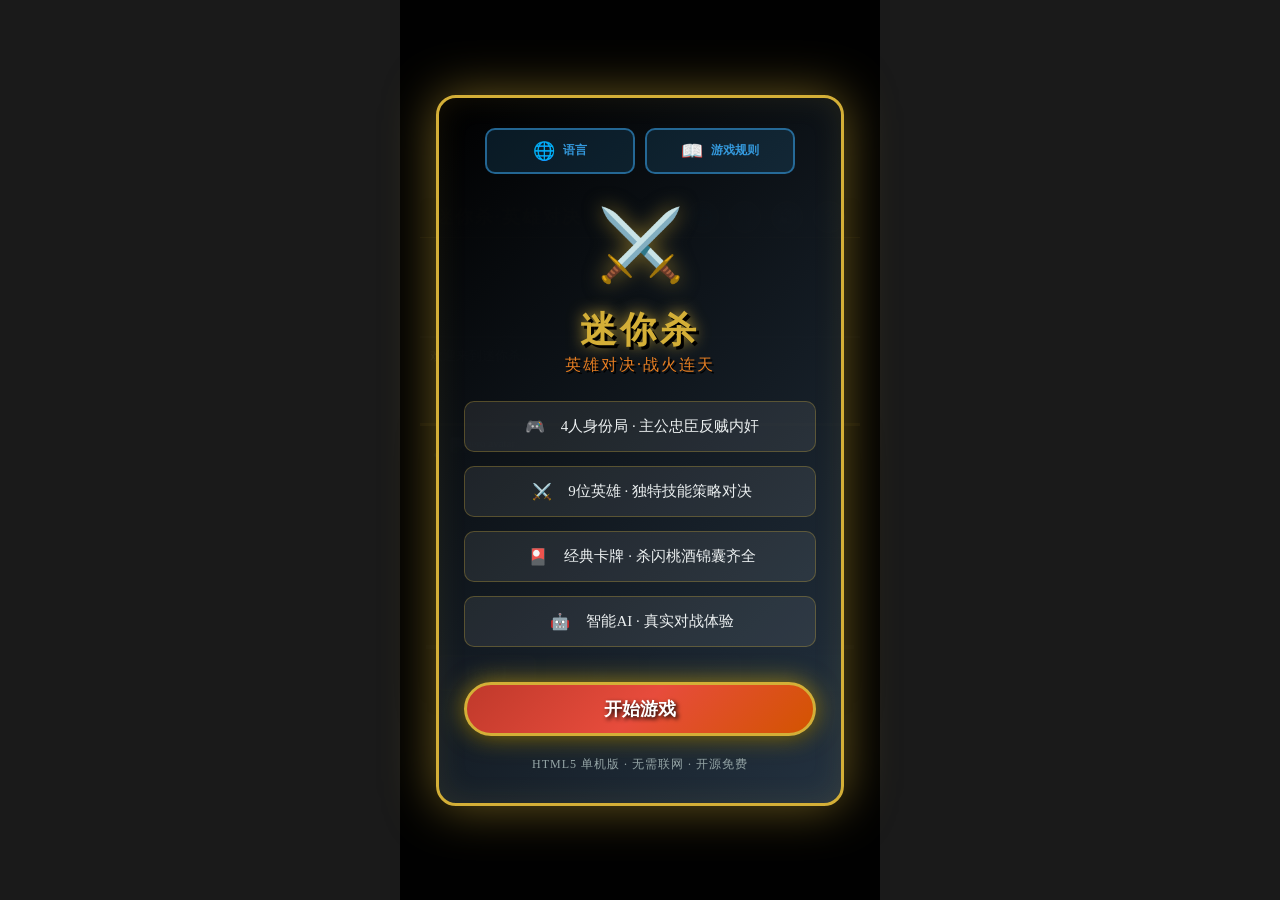
<file: index.html>
<!DOCTYPE html>
<html lang="zh-CN">
<head>
    <meta charset="UTF-8">
    <meta name="viewport" content="width=device-width, initial-scale=1.0, maximum-scale=1.0, user-scalable=no">
    <title>迷你杀 - 战火连天版</title>
    <link rel="icon" href="data:image/svg+xml,<svg xmlns='http://www.w3.org/2000/svg' viewBox='0 0 100 100'><text y='.9em' font-size='90'>⚔️</text></svg>">
    <link rel="stylesheet" href="style.css">

    <!-- 预加载英雄头像图片 -->
    <link rel="preload" as="image" href="images/daerbei.png">
    <link rel="preload" as="image" href="images/dafengxian.png">
    <link rel="preload" as="image" href="images/sunshiwanv.png">
    <link rel="preload" as="image" href="images/hualaotou.png">
    <link rel="preload" as="image" href="images/renqikong.png">
    <link rel="preload" as="image" href="images/kongmingliang.png">
    <link rel="preload" as="image" href="images/changshanzhao.png">
    <link rel="preload" as="image" href="images/laohuang.png">
    <link rel="preload" as="image" href="images/fanguyen.png">
</head>
<body>

    <!-- 特效层 -->
    <div id="fx-layer"></div>

    <!-- 顶部栏 -->
    <div id="top-bar">
        <div class="game-title" id="game-title-text">迷你杀·英雄对决</div>
        <div class="top-btns">
            <button class="icon-btn" id="btn-lang" title="Toggle Language">🌐</button>
            <button class="icon-btn" id="btn-bgm">🎵</button>
            <button class="icon-btn" id="btn-sound">🔊</button>
            <button class="icon-btn" id="btn-help">?</button>
        </div>
    </div>

    <!-- 敌方区域 -->
    <div id="enemy-zone"></div>

    <!-- 日志 -->
    <div id="log-zone">
        <div class="log-line">欢迎来到迷你杀...</div>
    </div>

    <!-- 玩家区域 -->
    <div id="player-zone">
        <div id="player-status">
            <div class="my-info">
                <span id="my-role-badge" class="my-role"></span>
                <div class="avatar-container">
                    <img id="my-avatar" class="my-avatar-img" style="width:28px; height:28px; border-radius:4px; object-fit:cover;" alt="hero avatar" />
                    <div id="my-lord-badge" class="lord-badge" style="display:none;">👑</div>
                </div>
                <div class="my-name-hp">
                    <span id="my-name" class="my-name"></span>
                    <div class="hp-bar" id="my-hp-bar"></div>
                </div>
            </div>
            <div class="my-skill-info">
                <div id="my-skill" style="font-size:11px; color:#3498db; font-weight:bold;"></div>
                <div id="my-skill-desc" style="font-size:9px; color:#bdc3c7;"></div>
            </div>
        </div>

        <div id="hand-scroll-container"></div>

        <div id="controls">
            <button id="btn-skill" class="skill-btn">【技能】</button>
            <button id="btn-confirm" class="btn-action" disabled>出牌</button>
            <button id="btn-cancel" class="btn-action" disabled>取消</button>
            <button id="btn-end" class="btn-action" disabled>结束</button>
        </div>
    </div>

    <!-- 开始战斗覆盖层 -->
    <div id="start-battle-overlay" class="overlay" style="display:none;">
        <div class="start-battle-container">
            <div id="start-battle-title" class="start-battle-title">准备就绪</div>
            <div id="start-battle-loading" class="start-battle-loading" style="display:none;">
                <div class="loading-spinner"></div>
                <div class="loading-text">战斗准备中...</div>
            </div>
            <button id="btn-start-battle" class="btn-start-battle">开始战斗</button>
        </div>
    </div>

    <!-- 欢迎页 -->
    <div id="welcome-screen" class="overlay" style="display:flex;">
        <div class="welcome-container">
            <div class="welcome-actions">
                <button class="welcome-action-btn" id="welcome-lang-btn" title="Toggle Language / 切换语言">
                    <span class="action-icon">🌐</span>
                    <span class="action-text" data-i18n="welcome_lang">语言</span>
                </button>
                <button class="welcome-action-btn" id="welcome-guide-btn" title="View Game Guide / 查看游戏规则">
                    <span class="action-icon">📖</span>
                    <span class="action-text" data-i18n="welcome_guide">游戏规则</span>
                </button>
            </div>

            <div class="welcome-logo">⚔️</div>
            <div>
                <div class="welcome-title" data-i18n="welcome_title">迷你杀</div>
                <div class="welcome-subtitle" data-i18n="welcome_subtitle">英雄对决·战火连天</div>
            </div>

            <div class="welcome-intro">
                <div class="intro-item">
                    <span class="intro-icon">🎮</span>
                    <span class="intro-text">4人身份局 · 主公忠臣反贼内奸</span>
                </div>
                <div class="intro-item">
                    <span class="intro-icon">⚔️</span>
                    <span class="intro-text">9位英雄 · 独特技能策略对决</span>
                </div>
                <div class="intro-item">
                    <span class="intro-icon">🎴</span>
                    <span class="intro-text">经典卡牌 · 杀闪桃酒锦囊齐全</span>
                </div>
                <div class="intro-item">
                    <span class="intro-icon">🤖</span>
                    <span class="intro-text">智能AI · 真实对战体验</span>
                </div>
            </div>

            <button class="btn-start" id="btn-start-game">开始游戏</button>

            <div class="welcome-footer">
                HTML5 单机版 · 无需联网 · 开源免费
            </div>
        </div>
    </div>

    <!-- 流程弹窗 -->
    <div id="setup-screen" class="overlay" style="display:none;">
        <div id="step-role" class="select-container">
            <div class="select-title">第一步：选择你的身份</div>
            <div class="role-options">
                <div class="role-card" style="border-color:#f1c40f" data-role="主公">
                    <div class="role-icon">👑</div>
                    <div class="role-name">主公</div>
                    <div class="role-desc">统领全局，击败所有反贼（血量+1）</div>
                </div>
                <div class="role-card" style="border-color:#e67e22" data-role="忠臣">
                    <div class="role-icon">⚔️</div>
                    <div class="role-name">忠臣</div>
                    <div class="role-desc">辅助主公，消灭反贼</div>
                </div>
                <div class="role-card" style="border-color:#2ecc71" data-role="反贼">
                    <div class="role-icon">🗡️</div>
                    <div class="role-name">反贼</div>
                    <div class="role-desc">推翻主公，赢得胜利</div>
                </div>
                <div class="role-card" style="border-color:#9b59b6" data-role="内奸">
                    <div class="role-icon">🎭</div>
                    <div class="role-name">内奸</div>
                    <div class="role-desc">隐藏身份，最后一人存活</div>
                </div>
            </div>
        </div>
        <div id="step-hero" class="select-container" style="display:none;">
            <div class="select-title">第二步：选择你的英雄</div>
            <div class="hero-options" id="hero-selection"></div>
        </div>
    </div>

    <!-- 结算弹窗 -->
    <div id="result-overlay" class="overlay" style="display:none;">
        <div id="result-title"></div>
        <div id="result-list" class="result-table"></div>
        <button class="btn-restart" onclick="location.reload()">再战江湖</button>
    </div>

    <!-- 帮助弹窗 -->
    <div id="help-overlay" class="overlay" style="display:none;">
        <div class="help-content" onclick="event.stopPropagation()">
            <h2 style="text-align:center; margin-top:0;">游戏说明书</h2>
            
            <div class="help-section">
                <h3>🎴 基础牌</h3>
                <div class="help-item"><span class="help-icon">⚔️</span><div class="help-text"><b>杀</b>：攻击范围内的一名角色，需用【闪】抵消。</div></div>
                <div class="help-item"><span class="help-icon">💨</span><div class="help-text"><b>闪</b>：抵消【杀】或【万箭齐发】的效果。</div></div>
                <div class="help-item"><span class="help-icon">🍑</span><div class="help-text"><b>桃</b>：回合内回复1点体力；濒死时可救自己或他人。</div></div>
                <div class="help-item"><span class="help-icon">🍶</span><div class="help-text"><b>酒</b>：回合内使用，本回合下一张杀伤害+1；或濒死时自救。</div></div>
            </div>

            <div class="help-section">
                <h3>📜 锦囊牌</h3>
                <div class="help-item"><span class="help-icon">🏹</span><div class="help-text"><b>万箭</b>：所有其他角色需打出一张【闪】，否则受1点伤害。</div></div>
                <div class="help-item"><span class="help-icon">🐘</span><div class="help-text"><b>南蛮</b>：所有其他角色需打出一张【杀】，否则受1点伤害。</div></div>
                <div class="help-item"><span class="help-icon">🎁</span><div class="help-text"><b>无中</b>：摸2张牌。</div></div>
                <div class="help-item"><span class="help-icon">🌾</span><div class="help-text"><b>五谷</b>：全场每人摸1张牌。</div></div>
                <div class="help-item"><span class="help-icon">🔗</span><div class="help-text"><b>顺手</b>：获得距离1以内的一名角色一张牌。</div></div>
                <div class="help-item"><span class="help-icon">🪓</span><div class="help-text"><b>拆桥</b>：弃置任意一名角色一张牌。</div></div>
                <div class="help-item"><span class="help-icon">⚔️</span><div class="help-text"><b>决斗</b>：与目标轮流出【杀】，不出者受1点伤害。</div></div>
                <div class="help-item"><span class="help-icon">🔥</span><div class="help-text"><b>火攻</b>：弃置一张手牌，目标需弃置一张牌，否则受1点伤害。</div></div>
                <div class="help-item"><span class="help-icon">⛓️</span><div class="help-text"><b>铁索</b>：选择两名角色连锁，连环角色受伤时其他连环角色同受伤害。</div></div>
                <div class="help-item"><span class="help-icon">🤐</span><div class="help-text"><b>乐不</b>：延时锦囊。判定阶段若判定不为红桃，则跳过出牌阶段。</div></div>
                <div class="help-item"><span class="help-icon">🛡️</span><div class="help-text"><b>无懈</b>：抵消一张锦囊牌对一名角色的效果。</div></div>
                <div class="help-item"><span class="help-icon">🌸</span><div class="help-text"><b>桃园</b>：所有角色回复1点体力。</div></div>
            </div>

            <div class="help-section">
                <h3>🦸 武将技能（9名）</h3>
                <div class="help-item"><b>大耳备【仁德】</b>：出牌阶段开始时，额外摸1张牌。</div>
                <div class="help-item"><b>大奉先【无双】</b>：出牌阶段，使用【杀】无次数限制。</div>
                <div class="help-item"><b>孙十万【制衡】</b>：出牌阶段，可弃置任意张手牌然后摸等量的牌（每回合限一次）。</div>
                <div class="help-item"><b>华老头【神医】</b>：出牌阶段，可指定一名角色（包括自己）回复1点生命（每回合限一次）。</div>
                <div class="help-item"><b>人妻控【色诱】</b>：出牌阶段，可指定一名其他角色，获得其一张手牌（每回合限一次）。</div>
                <div class="help-item"><b>孔明亮【反击】</b>：出牌阶段，可令一名其他角色弃置一张手牌（每回合限一次）。</div>
                <div class="help-item"><b>常山赵【龙胆】</b>：出牌阶段，先选中手牌中的【杀】或【闪】，再点击技能按钮，即可转换为对应卡牌（杀→闪，闪→杀），每回合限一次。</div>
                <div class="help-item"><b>老黄头【营救】</b>：指定角色摸1张牌，帮助友方团队协作。</div>
                <div class="help-item"><b>反骨延【狂暴】</b>：出牌阶段，主动激活技能，下次使用【杀】时伤害+1（每回合限一次）。</div>
            </div>

            <div class="help-section">
                <h3>🎮 操作说明</h3>
                <div class="help-item"><span class="help-icon">👆</span><div class="help-text"><b>选牌/选目标</b>：点击手牌选中，点击角色选中目标</div></div>
                <div class="help-item"><span class="help-icon">✅</span><div class="help-text"><b>出牌</b>：选好牌和目标后点击「出牌」</div></div>
                <div class="help-item"><span class="help-icon">❌</span><div class="help-text"><b>取消</b>：点击「取消」取消当前选择</div></div>
                <div class="help-item"><span class="help-icon">🔚</span><div class="help-text"><b>结束</b>：点击「结束」结束当前回合</div></div>
                <div class="help-item"><span class="help-icon">🖱️</span><div class="help-text"><b>技能触发</b>：部分英雄的技能可以在出牌阶段点击自己头像触发</div></div>
            </div>

            <button class="btn-action" style="width:100%; margin-top:20px; padding: 15px; font-size: 18px; background: linear-gradient(135deg, #e74c3c, #c0392b); border: 2px solid #e74c3c; border-radius: 8px; box-shadow: 0 4px 15px rgba(231, 76, 60, 0.3);" onclick="document.getElementById('help-overlay').style.display='none'">关闭</button>
        </div>
    </div>

    <!-- 统计面板 -->
    <div id="stats-panel" class="stats-panel"></div>

    <!-- 游戏菜单 -->
    <div id="game-menu" class="game-menu">
        <button class="menu-btn" onclick="location.reload()">重新开始</button>
        <button class="menu-btn" onclick="document.getElementById('game-menu').classList.remove('show')">继续游戏</button>
    </div>

    <!-- 主游戏脚本 -->
    <script type="module">
        import { GENERALS_DATA } from './generals.js';
        import { CardUtils } from './cards.js';
        import { Game, GameState } from './game.js';
        import { AI } from './ai.js';
        import { UI } from './ui.js';
        import { StorageSystem } from './storage.js';
        import { AudioSystem } from './audio.js';
        import { I18N } from './i18n.js';

        // 图片预加载机制
        function preloadHeroImages() {
            const heroImages = [
                'images/daerbei.png',
                'images/dafengxian.png',
                'images/sunshiwanv.png',
                'images/hualaotou.png',
                'images/renqikong.png',
                'images/kongmingliang.png',
                'images/changshanzhao.png',
                'images/laohuang.png',
                'images/fanguyen.png'
            ];

            heroImages.forEach(src => {
                const img = new Image();
                img.src = src;
                img.onerror = () => console.warn(`Failed to preload image: ${src}`);
            });
        }

        // 在页面加载完成后预加载所有英雄图片
        if (document.readyState === 'loading') {
            document.addEventListener('DOMContentLoaded', preloadHeroImages);
        } else {
            preloadHeroImages();
        }

        // 工具函数
        const sleep = (ms) => new Promise(resolve => setTimeout(resolve, ms));

        // 安全获取玩家信息
        const getPlayerName = (playerId) => {
            if (playerId === undefined || playerId === null) {
                return '未知角色';
            }
            const player = GameState.players[playerId];
            return player?.general?.name || `玩家${playerId}`;
        };

        const getPlayer = (playerId) => {
            return GameState.players[playerId];
        };

        // 生成丰富和幽默的日志消息
        const getLogMessage = (type, source, target, data) => {
            const sourceRoleName = getPlayerName(source);
            const targetRoleName = target !== undefined ? getPlayerName(target) : '';

            const messages = {
                damage: [
                    `${targetRoleName} 遭到猛击，失去 ${data.amount} 点体力！`,
                    `${targetRoleName} 被打得措手不及，扣血 ${data.amount} 点！`,
                    `${sourceRoleName} 的一击命中，${targetRoleName} 很疼！-${data.amount}`,
                    `啪！${targetRoleName} 吃了一记重击，掉血 ${data.amount}！`,
                    `${sourceRoleName} 挥舞武器，${targetRoleName} 闪避不及！-${data.amount}`,
                ],
                heal: [
                    `${targetRoleName} 喝下灵丹妙药，恢复 ${data.amount} 点体力！`,
                    `${targetRoleName} 涂抹伤药，恢复 ${data.amount} 点血量！`,
                    `${targetRoleName} 大补特补，+${data.amount} 生命值！`,
                    `${targetRoleName} 吃了个桃子，气血恢复 ${data.amount}！`,
                ],
                kill: [
                    `${sourceRoleName} 终于击败了 ${targetRoleName}！`,
                    `${targetRoleName} 不敌 ${sourceRoleName}，告别江湖！`,
                    `战场上传来一声惨叫...${targetRoleName} 已阵亡！`,
                    `${sourceRoleName} 一击必杀，${targetRoleName} 应声倒下！`,
                ],
                duel: [
                    `${sourceRoleName} 对 ${targetRoleName} 喊道：决斗！`,
                    `两位高手开启【决斗】，谁能笑到最后？`,
                    `${sourceRoleName} 挑衅 ${targetRoleName}：来决斗吧！`,
                    `一场激烈的【决斗】即将开始...`,
                ],
                steal: [
                    `${sourceRoleName} 顺了 ${targetRoleName} 一张牌...好手段！`,
                    `${sourceRoleName} 用了一手【顺手牵羊】，${targetRoleName} 防不胜防！`,
                    `呃...${targetRoleName} 发现少了一张牌，原来是被 ${sourceRoleName} 顺走了！`,
                ],
                discard: [
                    `${sourceRoleName} 拆掉 ${targetRoleName} 一张关键牌！`,
                    `${sourceRoleName} 执行【过河拆桥】，${targetRoleName} 手中牌被毁！`,
                    `${targetRoleName} 眼睁睁看着一张牌被 ${sourceRoleName} 毁掉...`,
                ],
                draw: [
                    `${sourceRoleName} 摸牌 ${data.count} 张，欣喜若狂！`,
                    `${sourceRoleName} 好运爆棚，连摸 ${data.count} 张牌！`,
                    `${sourceRoleName}：哈！我的运气真不错！摸了 ${data.count} 张！`,
                ],
                skill: [
                    `${sourceRoleName} 使出了【${data.skillName}】这一绝技！`,
                    `${sourceRoleName} 发动技能【${data.skillName}】，局势生变！`,
                    `嗡——${sourceRoleName} 的【${data.skillName}】闪闪发光！`,
                ],
            };

            const msgList = messages[type] || [`${sourceRoleName} 执行了操作`];
            return msgList[Math.floor(Math.random() * msgList.length)];
        };

        // 初始化游戏
        async function init() {
            // 初始化游戏核心
            Game.init();

            // 初始化UI并设置回调
            UI.init(Game, GameState, {
                onCardSelect: handleCardSelect,
                onTargetSelect: handleTargetSelect,
                onSkillTargetSelect: handleSkillTargetSelect,  // ✅ 新增：技能目标选择回调
                onConfirm: handleConfirm,
                onCancel: handleCancel,
                onSkillUse: handleSkillUse,
                onEndTurn: handleEndTurn,
                onPlayerClick: handlePlayerClick
            });

            // 加载设置
            const settings = StorageSystem.getSettings();
            if (settings.soundEnabled !== undefined) {
                AudioSystem.soundEnabled = settings.soundEnabled;
            }
            if (settings.bgmEnabled) {
                AudioSystem.toggleBGM();
            }

            // 初始化语言切换
            initLanguageToggle();

            // 显示欢迎页
            showWelcomeScreen();
        }

        // 初始化语言切换功能
        function initLanguageToggle() {
            const langBtn = document.getElementById('btn-lang');
            if (langBtn) {
                langBtn.addEventListener('click', () => {
                    I18N.toggleLanguage();
                    updateUILanguage();
                });
            }

            // 监听语言变更事件
            window.addEventListener('languageChanged', (e) => {
                updateUILanguage();
            });
        }


        // 更新UI语言
        function updateUILanguage() {
            // 更新游戏标题
            const titleEl = document.getElementById('game-title-text');
            if (titleEl) {
                titleEl.innerText = I18N.t('title');
            }

            // 更新欢迎页面
            const welcomeTitle = document.querySelector('.welcome-title');
            const welcomeSubtitle = document.querySelector('.welcome-subtitle');
            const introItems = document.querySelectorAll('.intro-text');
            const welcomeFooter = document.querySelector('.welcome-footer');
            const startBtn = document.getElementById('btn-start-game');

            if (welcomeTitle) welcomeTitle.innerText = I18N.t('welcome_title');
            if (welcomeSubtitle) welcomeSubtitle.innerText = I18N.t('welcome_subtitle');
            if (startBtn) startBtn.innerText = I18N.t('btn_start_game');

            if (introItems.length >= 4) {
                introItems[0].innerText = I18N.t('welcome_intro_1');
                introItems[1].innerText = I18N.t('welcome_intro_2');
                introItems[2].innerText = I18N.t('welcome_intro_3');
                introItems[3].innerText = I18N.t('welcome_intro_4');
            }

            if (welcomeFooter) welcomeFooter.innerText = I18N.t('welcome_footer');

            // 更新欢迎页按钮
            const welcomeLangBtn = document.querySelector('#welcome-lang-btn .action-text');
            const welcomeGuideBtn = document.querySelector('#welcome-guide-btn .action-text');
            if (welcomeLangBtn) welcomeLangBtn.innerText = I18N.t('welcome_lang');
            if (welcomeGuideBtn) welcomeGuideBtn.innerText = I18N.t('welcome_guide');

            // 更新身份选择界面
            const roleTitle = document.querySelector('#step-role .select-title');
            if (roleTitle) roleTitle.innerText = I18N.t('step_role');

            const heroTitle = document.querySelector('#step-hero .select-title');
            if (heroTitle) heroTitle.innerText = I18N.t('step_general');

            // 更新按钮文本
            const skillBtn = document.getElementById('btn-skill');
            const confirmBtn = document.getElementById('btn-confirm');
            const cancelBtn = document.getElementById('btn-cancel');
            const endBtn = document.getElementById('btn-end');
            const restartBtn = document.querySelector('.btn-restart');

            if (skillBtn) skillBtn.innerText = I18N.t('btn_skill');
            if (confirmBtn) confirmBtn.innerText = I18N.t('btn_confirm');
            if (cancelBtn) cancelBtn.innerText = I18N.t('btn_cancel');
            if (endBtn) endBtn.innerText = I18N.t('btn_end');
            if (restartBtn) restartBtn.innerText = I18N.t('btn_end'); // 再战江湖

            // 更新帮助界面标题
            const helpTitle = document.querySelector('#help-overlay h2');
            if (helpTitle) helpTitle.innerText = I18N.t('help_title');
        }


        // 显示欢迎页
        function showWelcomeScreen() {
            const welcomeScreen = document.getElementById('welcome-screen');
            const startBtn = document.getElementById('btn-start-game');
            const langBtn = document.getElementById('welcome-lang-btn');
            const guideBtn = document.getElementById('welcome-guide-btn');

            if (!welcomeScreen || !startBtn) return;

            welcomeScreen.style.display = 'flex';

            // 开始游戏按钮
            startBtn.addEventListener('click', function handleStartClick() {
                welcomeScreen.style.display = 'none';
                startBtn.removeEventListener('click', handleStartClick);
                // 显示身份选择
                UI.showRoleSelection(handleRoleSelect);
            });

            // 语言切换按钮
            if (langBtn) {
                langBtn.addEventListener('click', () => {
                    I18N.toggleLanguage();
                    updateUILanguage();
                });
            }

            // 游戏规则按钮
            if (guideBtn) {
                guideBtn.addEventListener('click', () => {
                    // 显示游戏内帮助弹窗
                    const helpOverlay = document.getElementById('help-overlay');
                    if (helpOverlay) helpOverlay.style.display = 'flex';
                });
            }
        }

        // 处理身份选择
        function handleRoleSelect(role) {
            Game.setUserRole(role);
            UI.showHeroSelection(GENERALS_DATA, handleHeroSelect);
        }

        // 处理武将选择
        function handleHeroSelect(hero) {
            // 保存选中的英雄
            window.selectedHero = hero;

            // 隐藏选择界面，显示游戏界面
            UI.hideSetupScreen();

            // 初始化玩家显示（但不开始游戏）
            const avatarImg = document.getElementById('my-avatar');
            // 支持图片头像或emoji头像
            if (hero.avatar && hero.avatar.includes('.')) {
                avatarImg.src = hero.avatar;
                avatarImg.style.display = 'block';
            } else if (hero.avatarEmoji) {
                avatarImg.style.display = 'none'; // 隐藏图片，使用emoji
                // 如果需要fallback到emoji，可以在这里处理
            }
            document.getElementById('my-name').innerText = hero.name;
            document.getElementById('my-skill').innerText = `【${hero.skill}】`;
            document.getElementById('my-skill-desc').innerText = hero.skillDesc;

            // 显示开始战斗覆盖层
            const startOverlay = document.getElementById('start-battle-overlay');
            startOverlay.style.display = 'flex';

            // 绑定开始战斗按钮事件
            const startBtn = document.getElementById('btn-start-battle');
            startBtn.onclick = () => showLoadingAndStart(hero);
        }

        // 显示 loading 并开始游戏
        async function showLoadingAndStart(hero) {
            const startBtn = document.getElementById('btn-start-battle');
            const loadingDiv = document.getElementById('start-battle-loading');
            const titleDiv = document.getElementById('start-battle-title');

            // 隐藏按钮，显示 loading
            startBtn.style.display = 'none';
            loadingDiv.style.display = 'flex';
            titleDiv.innerText = '战斗即将开始';

            // 等待 3 秒
            await sleep(3000);

            // 隐藏覆盖层
            document.getElementById('start-battle-overlay').style.display = 'none';

            // 重置按钮和 loading 状态
            startBtn.style.display = 'block';
            loadingDiv.style.display = 'none';
            titleDiv.innerText = '准备就绪';

            // 开始游戏
            startGameWithHero(hero);
        }

        // 开始游戏
        async function startGameWithHero(hero) {
            // 开始游戏逻辑
            const result = Game.startGame(hero, GENERALS_DATA);

            // 播放开始音效
            AudioSystem.SFX.win();

            // 设置角色徽章
            const badge = document.getElementById('my-role-badge');
            badge.innerText = GameState.userRole;
            badge.className = `my-role role-${getRoleClass(GameState.userRole)}`;

            // 渲染初始界面
            UI.renderAll();

            // 记录日志
            UI.log(result.message, 'system');

            // 显示主公身份
            const lordPlayer = GameState.players[result.lordIndex];
            if (lordPlayer) {
                UI.log(`主公是：${lordPlayer.general.name}【${lordPlayer.general.skill}】`, 'system');
            }

            // 主公先手！
            await startTurn(result.lordIndex);
        }

        // 获取角色类名
        function getRoleClass(role) {
            switch (role) {
                case '主公': return 'lord';
                case '忠臣': return 'loyal';
                case '反贼': return 'rebel';
                case '内奸': return 'spy';
                default: return '';
            }
        }

        // 开始回合
        async function startTurn(idx) {
            const result = await Game.startTurn(idx, {
                onEffect: async (effect) => {
                    await handleEffect(effect);
                }
            });
            
            if (!result.success) {
                if (result.reason === 'player_dead') {
                    nextTurn();
                }
                return;
            }
            
            // 处理回合事件
            for (const event of result.events) {
                await handleEvent(event);
            }
            
            // 更新UI
            UI.renderAll();
            
            // 如果跳过出牌阶段，直接进入下一回合
            if (result.skipPlay) {
                await sleep(1000);
                nextTurn();
                return;
            }
            
            // AI回合
            const player = GameState.players[idx];
            if (!player.isUser) {
                await sleep(500);
                await aiTurn(player);
            }
        }

        // 处理事件
        async function handleEvent(event) {
            switch (event.type) {
                case 'judgment':
                    UI.log(`${getPlayerName(event.player)} 判定【${event.card}】...`, 'system');
                    await UI.showEffect(event.player, '判定中...', 'skill');
                    break;

                case 'judgment_fail':
                    UI.log(`判定失败！${getPlayerName(event.player)} 跳过出牌阶段`, 'damage');
                    await UI.showEffect(event.player, `${event.card}生效`, 'damage');
                    break;

                case 'judgment_success':
                    UI.log('判定成功，天命眷顾！', 'skill');
                    await UI.showEffect(event.player, '判定成功', 'skill');
                    break;

                case 'skill':
                    UI.log(`【${event.name}】${event.success !== false ? '' : '失效'}`, 'skill');
                    if (event.name !== '洛神' || event.success) {
                        await UI.showEffect(event.player, event.name, 'skill');
                    }
                    break;

                case 'draw':
                    AudioSystem.SFX.card();
                    // 显示摸牌特效
                    if (event.target !== undefined) {
                        await UI.showEffect(event.target, '摸牌', 'skill');
                    }
                    break;

                case 'heal':
                    AudioSystem.SFX.heal();
                    await UI.showEffect(event.target, `+${event.amount || 1}`, 'heal');
                    break;
            }
            
            UI.renderAll();
        }

        // AI回合
        async function aiTurn(ai) {
            if (ai.isDead || !GameState.gameActive) {
                nextTurn();
                return;
            }

            const result = await AI.takeTurn(ai, Game);

            // ✅ 新增：检查是否有针对玩家的锦囊被无懈可击抵消
            let wuxieNullified = false;
            const negativeScrolls = ['顺手', '拆桥', '乐不', '决斗', '火攻'];
            const player0 = GameState.players[0];

            // 先检查use_card事件中是否有需要无懈的
            const useCardEvent = result.events.find(e =>
                e.type === 'use_card' &&
                negativeScrolls.includes(e.card) &&
                e.target === 0
            );

            if (useCardEvent &&
                !player0.isDead &&
                player0.hand.includes('无懈可击')) {

                // 自动使用无懈可击抵消
                const wuxieResult = Game.checkWuxie(player0, useCardEvent.source, useCardEvent.card);

                if (wuxieResult.nullified) {
                    wuxieNullified = true;
                    UI.log(`你打出【无懈可击】抵消了【${useCardEvent.card}】！`, 'skill');
                    AudioSystem.SFX.skill();
                    await UI.showEffect(0, '无懈可击', 'skill');
                    await sleep(500);

                    // 过滤掉被抵消的锦囊相关的所有事件
                    result.events = result.events.filter(e => {
                        // 保留use_card事件本身（用于显示AI使用了什么牌）
                        if (e.type === 'use_card' && e.card === useCardEvent.card) {
                            return true;
                        }
                        // 过滤掉相关的后续事件（steal、discard、duel、delay、fire_attack）
                        if ((e.type === 'steal' || e.type === 'discard' || e.type === 'delay') &&
                            e.target === 0) {
                            return false;
                        }
                        if ((e.type === 'duel' || e.type === 'fire_attack') &&
                            e.target === 0) {
                            return false;
                        }
                        return true;
                    });
                }
            }

            // 处理AI行动事件
            for (const event of result.events) {
                // 如果是被无懈抵消的use_card事件，特殊处理
                if (wuxieNullified &&
                    event.type === 'use_card' &&
                    event.card === useCardEvent.card) {
                    const targetText = event.target !== undefined ? ` 对 ${getPlayerName(event.target)}` : '';
                    UI.log(`${getPlayerName(event.source)} 使用【${event.card}】${targetText}（已被无懈抵消）`, 'system');
                    AudioSystem.SFX.card();
                    await UI.showEffect(event.source, event.card);
                } else {
                    await handleAIEvent(event);
                }
            }

            UI.renderAll();
            await sleep(500);

            // ✅ 新增：AI回合结束时也需要进行弃牌
            const endResult = await Game.endTurn();
            if (endResult.events && endResult.events.length > 0) {
                for (const event of endResult.events) {
                    await handleAIEvent(event);
                }
                UI.renderAll();
            }

            nextTurn();
        }

        // 处理AI事件
        async function handleAIEvent(event) {
            try {
                switch (event.type) {
                    case 'use_card':
                        // AOE卡牌、决斗、火攻在对应事件中显示，避免重复日志
                        if (!['万箭', '南蛮', '决斗', '火攻'].includes(event.card)) {
                            const targetText = event.target !== undefined ? ` 对 ${getPlayerName(event.target)}` : '';
                            UI.log(`${getPlayerName(event.source)} 使用【${event.card}】${targetText}`);
                            AudioSystem.SFX.card();
                            await UI.showEffect(event.source, event.card);
                        }
                        break;

                    case 'attack':
                    AudioSystem.SFX.attack();
                    await resolveAttack(event.source, event.target, event.attackType);
                    break;

                case 'aoe':
                    UI.log(`${getPlayerName(event.source)} 释放【${event.card}】`, 'skill');
                    AudioSystem.SFX.aoe();
                    for (const p of GameState.players) {
                        if (p.id !== event.source && !p.isDead) {
                            await resolveAttack(event.source, p.id, event.attackType);
                        }
                    }
                    break;

                case 'duel':
                    const sourcePlayer = getPlayer(event.source);
                    const targetPlayer = getPlayer(event.target);
                    if (!sourcePlayer || !targetPlayer) break;

                    // ✅ 改进：显示决斗开始的日志
                    const duelMsg = getLogMessage('duel', event.source, event.target, {});
                    UI.log(duelMsg, 'skill');
                    AudioSystem.SFX.duel();
                    await UI.showEffect(event.source, '【决斗】', 'skill');
                    await sleep(500);

                    const duelResult = await Game.resolveDuel(sourcePlayer, targetPlayer);

                    // ✅ 改进：显示决斗过程的日志
                    if (duelResult.events && duelResult.events.length > 0) {
                        for (const e of duelResult.events) {
                            if (e.type === 'duel_attack') {
                                UI.log(`${getPlayerName(e.player)} 出【杀】⚔️`, 'skill');
                                await UI.showEffect(e.player, '【杀】', 'skill');
                                await sleep(300);
                            }
                        }
                    }

                    // ✅ 改进：显示决斗结果的日志和伤害
                    for (const e of duelResult.events) {
                        if (e.type === 'damage') {
                            UI.log(`${getPlayerName(e.target)} 在决斗中失利，受伤 ${e.damage} 点！`, 'damage');
                            await handleAIEvent(e);
                        } else if (e.type === 'death') {
                            await handleAIEvent(e);
                        } else if (e.type !== 'duel_attack') {
                            await handleAIEvent(e);
                        }
                    }

                    // ✅ 改进：显示决斗结束的反馈
                    UI.log('⚔️ 【决斗】落幕，胜负已分！', 'system');
                    break;

                case 'fire_attack':
                    const fireSource = getPlayer(event.source);
                    const fireTarget = getPlayer(event.target);
                    if (!fireSource || !fireTarget) break;

                    UI.log(`${getPlayerName(event.source)} 对 ${getPlayerName(event.target)} 使用【火攻】🔥，火势蔓延！`, 'skill');
                    const fireResult = await Game.resolveFireAttack(fireSource, fireTarget);
                    for (const e of fireResult.events) {
                        await handleAIEvent(e);
                    }
                    break;

                case 'steal':
                    const stealMsg = getLogMessage('steal', event.source, event.target, {});
                    UI.log(stealMsg, 'skill');
                    await UI.showEffect(event.target, '被顺手', 'damage');
                    break;

                case 'discard':
                    if (event.reason === 'fire_attack_defense') {
                        UI.log(`${getPlayerName(event.target)} 弃置一张牌抵消火攻 🔥`, 'skill');
                    } else if (event.source !== undefined && event.target !== undefined) {
                        const discardMsg = getLogMessage('discard', event.source, event.target, {});
                        UI.log(discardMsg, 'skill');
                    } else if (event.source !== undefined) {
                        // 回合结束弃牌
                        UI.log(`${getPlayerName(event.source)} 弃置了一张牌（手牌超限）`, 'system');
                    }
                    if (event.target !== undefined) {
                        await UI.showEffect(event.target, '被拆桥', 'damage');
                    }
                    break;

                case 'draw':
                    // 处理摸牌事件（五谷、无中等）
                    const drawCount = event.count || 1;
                    if (event.target !== undefined) {
                        const drawMsg = getLogMessage('draw', event.target, undefined, { count: drawCount });
                        UI.log(drawMsg, 'skill');
                    } else {
                        const drawMsg = getLogMessage('draw', event.source || 0, undefined, { count: drawCount });
                        UI.log(drawMsg, 'skill');
                    }
                    break;

                case 'delay':
                    const delayCardNames = {
                        '乐不': '乐不思蜀',
                        '兵粮': '兵粮寸断'
                    };
                    const fullCardName = delayCardNames[event.card] || event.card;
                    UI.log(`${getPlayerName(event.source)} 对 ${getPlayerName(event.target)} 使用【${event.card}】，${getPlayerName(event.target)} 陷入困境！`, 'skill');
                    await UI.showEffect(event.target, event.card, 'skill');
                    break;

                case 'duel_attack':
                    UI.log(`${getPlayerName(event.player)} 出【杀】`, 'skill');
                    await UI.showEffect(event.player, '【杀】', 'skill');
                    break;

                case 'chain':
                    UI.log(`${getPlayerName(event.target)} ${event.chained ? '进入' : '解除'}连环 ⛓️`, 'skill');
                    await UI.showEffect(event.target, event.chained ? '连环' : '解除', 'skill');
                    break;

                case 'damage':
                    AudioSystem.SFX.damage();
                    await UI.showDamage(event.target, event.damage);
                    if (event.reason === 'chain_damage') {
                        UI.log(`${getPlayerName(event.target)} 受到连锁伤害 ${event.damage} 点！⛓️`, 'damage');
                    } else {
                        const damageMsg = getLogMessage('damage', event.source, event.target, { amount: event.damage });
                        UI.log(damageMsg, 'damage');
                    }
                    break;

                case 'heal':
                    AudioSystem.SFX.heal();
                    await UI.showEffect(event.target, `+${event.amount || 1}`, 'heal');
                    const healMsg = getLogMessage('heal', event.target, undefined, { amount: event.amount || 1 });
                    UI.log(healMsg, 'heal');
                    break;

                case 'save':
                    UI.log(`${getPlayerName(event.target)} 在生死关头吃下桃子，绝地逢生！🍑`, 'skill');
                    AudioSystem.SFX.heal();
                    await UI.showEffect(event.target, '濒死回血', 'skill');
                    break;

                case 'death':
                    const dead = getPlayer(event.player);
                    if (dead) {
                        dead.isDead = true;
                        dead.identityKnown = true;
                        const deathMsg = getLogMessage('kill', event.attacker, event.player, {});
                        UI.log(deathMsg, 'damage');
                    }

                    if (event.reward) {
                        UI.log('🎉 击杀反贼，摸3张牌！反贼尽歼了！', 'system');
                    }
                    if (event.punish) {
                        UI.log('⚠️ 主公杀忠臣，弃光手牌！这是大过错！', 'damage');
                    }
                    break;
                    
                case 'skill':
                    UI.log(`【${event.name}】`, 'skill');
                    await UI.showEffect(event.player, event.name, 'skill');
                    break;
                    
                case 'duel_response':
                    UI.log(`${getPlayerName(event.player)} 打出【${event.card}】`, 'skill');
                    break;
                    
                case 'duel_draw':
                    UI.log('双方平手', 'system');
                    break;
                    
                case 'chain_trigger':
                    UI.log('【铁索连环】触发！', 'skill');
                    break;

                case 'chain_removed':
                    UI.log(`${getPlayerName(event.target)} 解除连环状态`, 'system');
                    break;
            }

            UI.renderAll();
            } catch (error) {
                console.error('handleAIEvent error:', error, 'event:', event);
                UI.renderAll();
            }
        }

        // 解析攻击
        async function resolveAttack(sourceIdx, targetIdx, type) {
            const source = GameState.players[sourceIdx];
            const target = GameState.players[targetIdx];

            if (!source || !target) return;

            const response = await Game.respondAttack(target, type);

            if (response.responded) {
                UI.log(`${getPlayerName(targetIdx)} 打出【${response.card}】`, 'skill');
                AudioSystem.SFX.card();
                await UI.showEffect(targetIdx, response.card);
            } else {
                // 传递攻击类型给dealDamage
                // 'sha' = 杀类攻击（【杀】【决斗】）
                // 'nanman' 或 'wanjian' = 策略卡不受酒buff影响
                const damageResult = await Game.dealDamage(source, target, 1, type);
                for (const e of damageResult.events) {
                    await handleAIEvent(e);
                }
            }
        }

        // 下一回合
        function nextTurn() {
            const result = Game.nextTurn();
            
            if (result.gameOver) {
                handleGameOver(result);
                return;
            }
            
            startTurn(result.nextIndex);
        }

        // 游戏结束处理
        function handleGameOver(result) {
            const win = result.win;
            const message = result.message;

            // 记录统计
            const player = GameState.players[0];
            if (player && player.general) {
                const duration = Date.now(); // 简化处理
                StorageSystem.recordGameResult(
                    win ? 'win' : 'loss',
                    player.general.name,
                    duration
                );
            }

            // 显示结果
            UI.showGameResult(win, message, GameState.players);
        }

        // 玩家选择卡牌
        function handleCardSelect(index) {
            const result = Game.selectCard(index);
            
            if (result.action === 'cancel') {
                UI.updateHandUI();
                UI.updateButtons();
                UI.renderEnemyZone();
                return;
            }
            
            if (result.action === 'select') {
                AudioSystem.SFX.card();
                
                if (result.requiresTarget) {
                    if (result.isChain) {
                        UI.log('请选择两名角色进行连环...');
                    } else {
                        UI.log('请选择目标...');
                    }
                }
                
                UI.updateHandUI();
                UI.updateButtons();
                UI.renderEnemyZone();
            }
        }

        // 玩家选择目标
        async function handleTargetSelect(targetId) {
            const result = Game.selectTarget(targetId);
            
            if (!result.success) {
                if (result.reason === 'already_attacked') {
                    UI.log('本回合已出过杀');
                    Game.cancelAction();
                    UI.updateHandUI();
                    UI.updateButtons();
                    UI.renderEnemyZone();
                }
                return;
            }
            
            if (result.action === 'skill') {
                UI.log(`【${result.skill}】`, 'skill');
                await UI.showEffect(0, result.skill, 'skill');
                UI.renderAll();
                return;
            }
            
            if (result.action === 'chain_select') {
                UI.renderEnemyZone();
                UI.log(`已选择${result.selected.length}名，请选择第2名...`);
                return;
            }
            
            if (result.action === 'target_selected') {
                const player = GameState.players[0];
                const target = GameState.players[result.targetId];
                
                // 执行出牌
                const useResult = await Game.useCard(
                    0,
                    result.cardIndex,
                    result.chainTargets ? result.chainTargets.map(id => GameState.players[id]) : target
                );
                
                // 处理事件
                for (const event of useResult.events) {
                    await handlePlayerEvent(event);
                }
                
                Game.cancelAction();
                UI.renderAll();
            }
        }

        // 处理玩家事件
        async function handlePlayerEvent(event) {
            switch (event.type) {
                case 'use_card':
                    // AOE卡牌、决斗、火攻在对应事件中显示，避免重复日志
                    // 顺手、拆桥需要显示"使用【X】"
                    if (!['万箭', '南蛮', '决斗', '火攻'].includes(event.card)) {
                        UI.log(`你使用【${event.card}】`);
                        AudioSystem.SFX.card();
                        await UI.showEffect(0, event.card);
                    }
                    break;
                    
                case 'attack':
                    AudioSystem.SFX.attack();
                    await resolveAttack(event.source, event.target, event.attackType);
                    break;
                    
                case 'heal':
                    AudioSystem.SFX.heal();
                    await UI.showEffect(event.target, `+${event.amount || 1}`, 'heal');
                    break;
                    
                case 'buff':
                    if (event.buff === 'berserk') {
                        UI.log('酒劲大发，下一张杀伤害+1', 'skill');
                    }
                    break;
                    
                case 'aoe':
                    UI.log(`你释放【${event.card}】`, 'skill');
                    AudioSystem.SFX.aoe();
                    for (const p of GameState.players) {
                        if (p.id !== event.source && !p.isDead) {
                            await resolveAttack(event.source, p.id, event.attackType);
                        }
                    }
                    break;
                    
                case 'draw':
                    AudioSystem.SFX.card();
                    break;
                    
                case 'steal':
                    UI.log(`你顺走 ${getPlayerName(event.target)} 一张牌`, 'skill');
                    AudioSystem.SFX.card();
                    await UI.showEffect(event.target, '被顺手', 'damage');
                    UI.renderAll();
                    break;

                case 'discard':
                    UI.log(`你拆掉 ${getPlayerName(event.target)} 一张牌`, 'skill');
                    AudioSystem.SFX.card();
                    await UI.showEffect(event.target, '被拆桥', 'damage');
                    UI.renderAll();
                    break;

                case 'delay':
                    UI.log(`你对 ${getPlayerName(event.target)} 使用【${event.card}】`, 'skill');
                    await UI.showEffect(event.target, event.card, 'skill');
                    break;

                case 'chain':
                    UI.log(`${getPlayerName(event.target)} ${event.chained ? '进入' : '解除'}连环 ⛓️`, 'skill');
                    await UI.showEffect(event.target, event.chained ? '连环' : '解除', 'skill');
                    break;

                case 'duel':
                    const duelSourceP = getPlayer(event.source);
                    const duelTargetP = getPlayer(event.target);
                    if (!duelSourceP || !duelTargetP) break;

                    // ✅ 改进：显示决斗开始的详细信息
                    UI.log(`你向 ${getPlayerName(event.target)} 发起【决斗】`, 'skill');
                    AudioSystem.SFX.duel();
                    await UI.showEffect(0, '【决斗】', 'skill');
                    await sleep(500);

                    const duelResult = await Game.resolveDuel(duelSourceP, duelTargetP);

                    // ✅ 改进：显示决斗过程中的【杀】出牌
                    if (duelResult.events && duelResult.events.length > 0) {
                        for (const e of duelResult.events) {
                            if (e.type === 'duel_attack') {
                                UI.log(`${getPlayerName(e.player)} 出【杀】`, 'skill');
                                await UI.showEffect(e.player, '【杀】', 'skill');
                                await sleep(300);
                            }
                        }
                    }

                    // ✅ 改进：显示决斗伤害结果
                    for (const e of duelResult.events) {
                        if (e.type === 'damage') {
                            UI.log(`${getPlayerName(e.target)} 受到决斗伤害 ${e.damage} 点`, 'damage');
                            await handlePlayerEvent(e);
                        } else if (e.type === 'death') {
                            await handlePlayerEvent(e);
                        } else if (e.type !== 'duel_attack') {
                            await handlePlayerEvent(e);
                        }
                    }

                    // ✅ 改进：显示决斗结束的反馈
                    UI.log('【决斗】结束', 'system');
                    break;

                case 'fire_attack':
                    const fireSourceP = getPlayer(event.source);
                    const fireTargetP = getPlayer(event.target);
                    if (!fireSourceP || !fireTargetP) break;

                    UI.log(`你火攻 ${getPlayerName(event.target)}`, 'skill');
                    const fireResult = await Game.resolveFireAttack(fireSourceP, fireTargetP);
                    for (const e of fireResult.events) {
                        await handlePlayerEvent(e);
                    }
                    break;

                case 'chain_removed':
                    UI.log(`${getPlayerName(event.target)} 解除连环状态`, 'system');
                    break;
            }
        }

        // 确认出牌（用于无目标卡牌）
        async function handleConfirm() {
            const player = GameState.players[0];
            const cardIndex = GameState.selectedCardIndex;

            if (cardIndex === -1) return;

            const card = player.hand[cardIndex];
            const useResult = await Game.useCard(0, cardIndex, player);

            // 显示技能提示
            if (useResult.card) {
                showSkillToast(`使用【${useResult.card}】`);
            }

            for (const event of useResult.events) {
                await handlePlayerEvent(event);
            }

            Game.cancelAction();
            UI.renderAll();
        }

        // 显示技能提示
        function showSkillToast(text) {
            const toast = document.createElement('div');
            toast.className = 'skill-toast';
            toast.innerText = text;
            document.body.appendChild(toast);

            setTimeout(() => {
                toast.remove();
            }, 2000);
        }

        // 取消操作
        function handleCancel() {
            Game.cancelAction();
            UI.updateHandUI();
            UI.updateButtons();
            UI.renderEnemyZone();
        }

        // 使用主动技能
        async function handleSkillUse() {
            if (GameState.currentTurnIndex !== 0) return;

            const player = GameState.players[0];
            if (!player || !player.general) return;

            // 特殊处理龙胆技能：需要先选中手牌
            if (player.general.skill === '龙胆') {
                // 检查是否选中了手牌
                if (GameState.selectedCardIndex === null || GameState.selectedCardIndex === undefined) {
                    UI.log('请先选中手牌中的【杀】或【闪】，再点击龙胆技能', 'system');
                    showSkillToast('⚠️ 请先选择手牌');
                    return;
                }

                // 调用龙胆技能方法
                const result = Game.useLongdanSkill(0, GameState.selectedCardIndex);

                if (result.success) {
                    // 处理技能事件
                    for (const event of result.events) {
                        if (event.type === 'skill') {
                            UI.log(event.description, 'skill');
                            AudioSystem.SFX.skill();
                            await UI.showEffect(0, event.name, 'skill');
                            showSkillToast(`【${event.name}】已发动`);
                        }
                    }

                    // 清空选中状态
                    GameState.selectedCardIndex = null;
                    GameState.selectedTargetId = null;

                    UI.renderAll();
                } else {
                    // 技能无法使用
                    const reasons = {
                        'player_dead': '角色已死亡',
                        'not_player_turn': '不是你的回合',
                        'skill_already_used': '技能已使用过',
                        'no_card_selected': '请先选中一张手牌',
                        'invalid_card_index': '选中的卡牌无效',
                        'invalid_card_for_longdan': '龙胆技能只能转换【杀】或【闪】'
                    };
                    const message = reasons[result.reason] || '技能无法使用';
                    UI.log(message, 'system');
                    showSkillToast(`❌ ${message}`);
                }
                return;
            }

            // 其他技能的处理逻辑
            const result = Game.useActiveSkill(0);

            if (result.success) {
                // 处理技能事件
                for (const event of result.events) {
                    if (event.type === 'skill') {
                        UI.log(event.description, 'skill');
                        AudioSystem.SFX.skill();
                        await UI.showEffect(0, event.name, 'skill');
                        showSkillToast(`【${event.name}】已发动`);
                    }
                }

                UI.renderAll();
            } else if (result.reason === 'need_target') {
                // 需要选择目标的技能
                UI.log(`请选择【${result.skillName}】的目标`, 'system');
                showSkillToast(`点击敌方角色作为【${result.skillName}】的目标`);

                // 标记当前需要选择目标的技能
                GameState.pendingSkill = {
                    skillName: result.skillName,
                    targets: result.targets
                };

                // 高亮可选目标
                for (const targetId of result.targets) {
                    const targetEl = document.getElementById(`player-${targetId}`);
                    if (targetEl) {
                        targetEl.classList.add('skill-target-available');
                    }
                }
            } else {
                // 技能无法使用
                const reasons = {
                    'player_dead': '角色已死亡',
                    'not_player_turn': '不是你的回合',
                    'skill_already_used': '技能已使用过',
                    'no_cards_to_discard': '没有手牌可弃置',
                    'insufficient_hp': '生命值不足',
                    'no_valid_target': '没有有效的目标',
                    'skill_not_found': '技能不存在',
                    'passive_skill': '这是被动技能，会在攻击时自动触发',
                    'no_convertible_cards': '手牌中没有【杀】或【闪】可转换',
                    'target_no_cards': '目标没有手牌',
                    'need_card_selection': '请先选中手牌中的【杀】或【闪】'
                };
                const message = reasons[result.reason] || '技能无法使用';
                UI.log(message, 'system');
            }
        }

        // 处理技能目标选择
        async function handleSkillTargetSelect(targetId) {
            if (!GameState.pendingSkill) return;

            // 检查是否是有效目标
            if (!GameState.pendingSkill.targets.includes(targetId)) {
                UI.log('无效的目标', 'system');
                return;
            }

            // 移除高亮
            for (const id of GameState.pendingSkill.targets) {
                const targetEl = document.getElementById(`player-${id}`);
                if (targetEl) {
                    targetEl.classList.remove('skill-target-available');
                }
            }

            const skillName = GameState.pendingSkill.skillName;
            GameState.pendingSkill = null;

            // 用选中的目标调用技能
            const result = Game.useActiveSkill(0, targetId);

            if (result.success) {
                // 处理技能事件
                for (const event of result.events) {
                    if (event.type === 'skill') {
                        UI.log(event.description, 'skill');
                        AudioSystem.SFX.skill();
                        await UI.showEffect(0, event.name, 'skill');
                        showSkillToast(`【${event.name}】已发动`);
                    }
                }

                UI.renderAll();
            } else {
                UI.log(`【${skillName}】无法作用于该目标`, 'system');
            }
        }

        // 结束回合
        async function handleEndTurn() {
            if (GameState.currentTurnIndex !== 0) return;
            
            const result = await Game.endTurn();
            if (result.skill) {
                await handleEvent(result.skill);
            }
            
            nextTurn();
        }

        // 点击玩家区域（触发技能或选择目标）
        async function handlePlayerClick(playerId) {
            if (GameState.currentTurnIndex !== 0) return;

            // 如果正在选择技能目标，处理目标选择
            if (GameState.pendingSkill) {
                await handleSkillTargetSelect(playerId);
                return;
            }

            if (playerId !== 0) return;

            const player = GameState.players[0];
            const result = Game.selectTarget(0);

            if (result.success && result.action === 'skill') {
                const skillDesc = result.skillDesc || `${player.general.name}发动【${result.skill}】`;
                UI.log(skillDesc, 'skill');
                showSkillToast(`【${result.skill}】已发动`);
                await UI.showEffect(0, result.skill, 'skill');
                UI.renderAll();
            }
        }

        // 启动游戏
        init();
        
        // 浏览器要求音频上下文必须由用户交互启动
        // 所以第一次点击任意位置启动音频和bgm
        
        // 浏览器要求音频上下文必须由用户交互启动
        // 所以第一次点击任意位置启动音频和bgm
        let bgmStarted = false;
        document.addEventListener('click', function() {
            if (!bgmStarted) {
                bgmStarted = true;
                AudioSystem.init();
                if (AudioSystem.bgmEnabled) {
                    AudioSystem.startBGM();
                }
            }
        }, { once: true });
    </script>
</body>
</html>
</file>
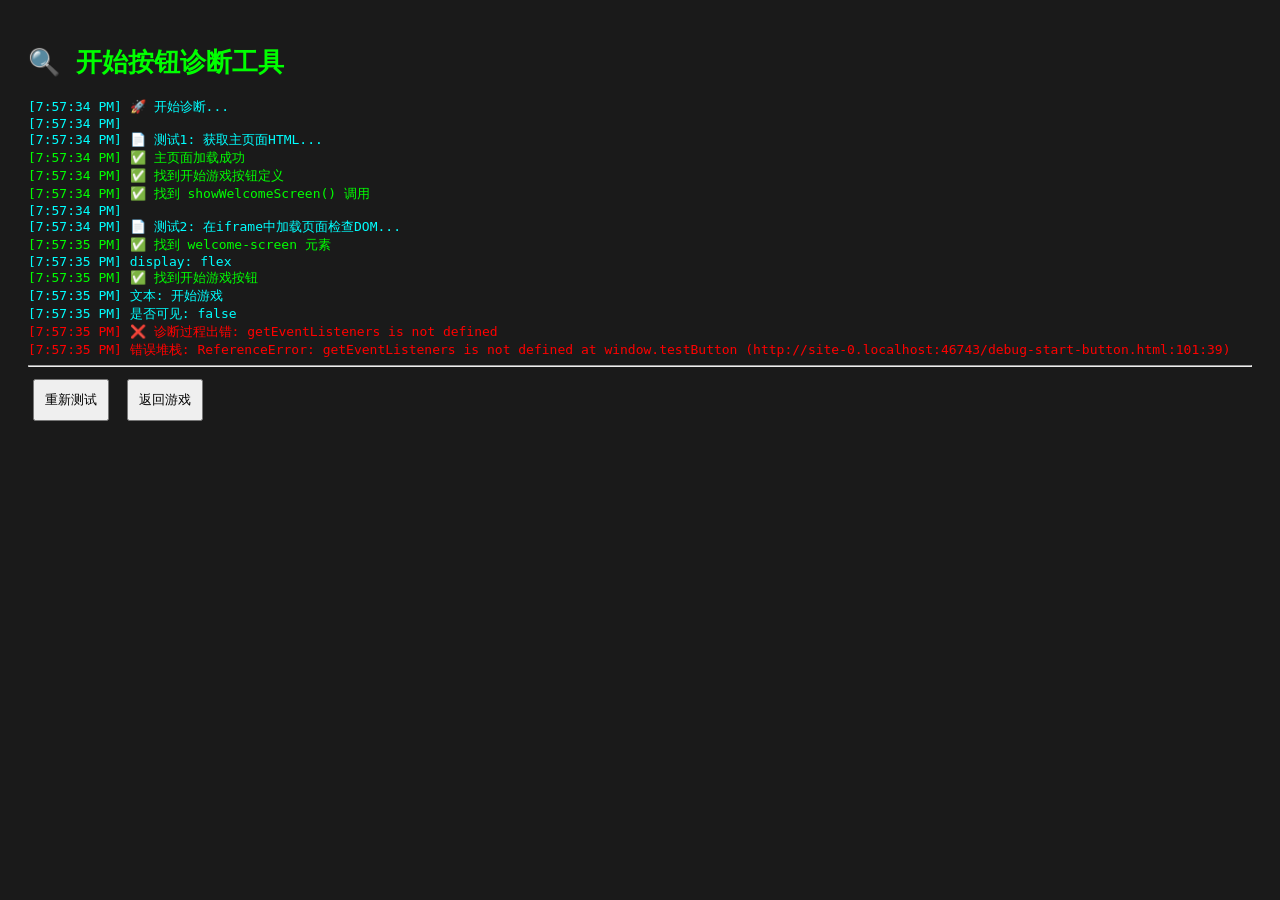
<file: debug-start-button.html>
<!DOCTYPE html>
<html lang="zh-CN">
<head>
    <meta charset="UTF-8">
    <meta name="viewport" content="width=device-width, initial-scale=1.0">
    <title>开始按钮诊断</title>
    <style>
        body {
            font-family: monospace;
            padding: 20px;
            background: #1a1a1a;
            color: #0f0;
        }
        .success { color: #0f0; }
        .error { color: #f00; }
        .warning { color: #ff0; }
        .info { color: #0ff; }
        pre { background: #000; padding: 10px; border: 1px solid #333; margin: 10px 0; }
        button { margin: 5px; padding: 10px; }
    </style>
</head>
<body>
    <h1>🔍 开始按钮诊断工具</h1>
    <div id="output"></div>
    <hr>
    <button onclick="testButton()">重新测试</button>
    <button onclick="window.location.href='/'">返回游戏</button>

    <script type="module">
        const output = document.getElementById('output');

        function log(message, type = 'info') {
            const div = document.createElement('div');
            div.className = type;
            div.innerHTML = `[${new Date().toLocaleTimeString()}] ${message}`;
            output.appendChild(div);
            console.log(message);
        }

        window.testButton = async function() {
            output.innerHTML = '';
            log('🚀 开始诊断...', 'info');
            log('', 'info');

            try {
                // 测试1: 加载主页面
                log('📄 测试1: 获取主页面HTML...', 'info');
                const response = await fetch('/');
                if (response.ok) {
                    log('✅ 主页面加载成功', 'success');
                    const html = await response.text();

                    // 检查按钮是否存在
                    if (html.includes('id="btn-start-game"')) {
                        log('✅ 找到开始游戏按钮定义', 'success');
                    } else {
                        log('❌ 未找到开始游戏按钮定义', 'error');
                    }

                    if (html.includes('showWelcomeScreen()')) {
                        log('✅ 找到 showWelcomeScreen() 调用', 'success');
                    } else {
                        log('❌ 未找到 showWelcomeScreen() 调用', 'error');
                    }
                } else {
                    log('❌ 主页面加载失败', 'error');
                }

                log('', 'info');

                // 测试2: 检查DOM元素
                log('📄 测试2: 在iframe中加载页面检查DOM...', 'info');
                const iframe = document.createElement('iframe');
                iframe.style.display = 'none';
                iframe.src = '/';
                document.body.appendChild(iframe);

                await new Promise(resolve => {
                    iframe.onload = resolve;
                    setTimeout(resolve, 3000); // 3秒超时
                });

                const iframeDoc = iframe.contentDocument || iframe.contentWindow.document;

                const welcomeScreen = iframeDoc.getElementById('welcome-screen');
                const startBtn = iframeDoc.getElementById('btn-start-game');

                if (welcomeScreen) {
                    log('✅ 找到 welcome-screen 元素', 'success');
                    log(`   display: ${welcomeScreen.style.display}`, 'info');
                } else {
                    log('❌ 未找到 welcome-screen 元素', 'error');
                }

                if (startBtn) {
                    log('✅ 找到开始游戏按钮', 'success');
                    log(`   文本: ${startBtn.textContent}`, 'info');
                    log(`   是否可见: ${startBtn.offsetParent !== null}`, 'info');

                    // 检查是否有事件监听器
                    const listeners = getEventListeners ? getEventListeners(startBtn) : null;
                    if (listeners && listeners.click) {
                        log(`✅ 按钮有 ${listeners.click.length} 个点击事件监听器`, 'success');
                    } else {
                        log('⚠️  无法检查事件监听器（需要在开发者工具Console中运行）', 'warning');
                    }
                } else {
                    log('❌ 未找到开始游戏按钮', 'error');
                }

                // 检查控制台错误
                log('', 'info');
                log('📄 测试3: 检查控制台错误...', 'info');
                log('⚠️  请打开浏览器控制台 (F12) 查看是否有JavaScript错误', 'warning');

                document.body.removeChild(iframe);

                log('', 'info');

                // 测试4: 检查所需模块
                log('📄 测试4: 检查ES6模块...', 'info');
                try {
                    const { UI } = await import('./ui.js');
                    log('✅ UI 模块加载成功', 'success');

                    if (typeof UI.showRoleSelection === 'function') {
                        log('✅ UI.showRoleSelection 函数存在', 'success');
                    } else {
                        log('❌ UI.showRoleSelection 函数不存在', 'error');
                    }
                } catch (error) {
                    log(`❌ UI 模块加载失败: ${error.message}`, 'error');
                }

                log('', 'info');
                log('🎉 诊断完成！', 'success');
                log('', 'info');
                log('💡 建议:', 'warning');
                log('1. 打开浏览器控制台 (F12) 查看详细错误', 'info');
                log('2. 检查 Console 标签是否有红色错误信息', 'info');
                log('3. 尝试在 Console 中执行: document.getElementById("btn-start-game")', 'info');
                log('4. 检查 Network 标签，确认所有文件都加载成功', 'info');

            } catch (error) {
                log(`❌ 诊断过程出错: ${error.message}`, 'error');
                log(`错误堆栈: ${error.stack}`, 'error');
            }
        };

        // 自动运行测试
        testButton();
    </script>
</body>
</html>
</file>
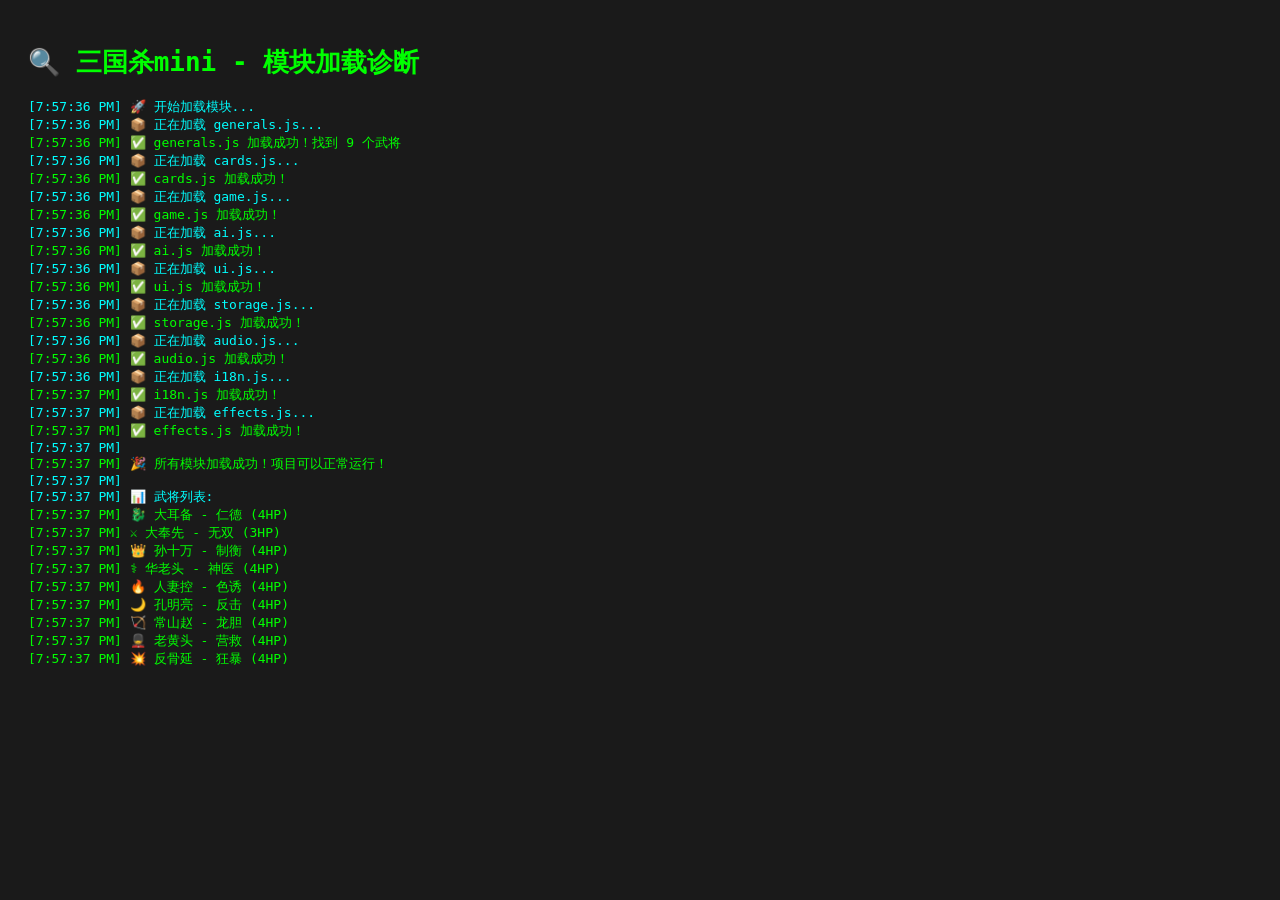
<file: test-modules.html>
<!DOCTYPE html>
<html lang="zh-CN">
<head>
    <meta charset="UTF-8">
    <meta name="viewport" content="width=device-width, initial-scale=1.0">
    <title>模块加载测试</title>
    <style>
        body {
            font-family: monospace;
            padding: 20px;
            background: #1a1a1a;
            color: #0f0;
        }
        .success { color: #0f0; }
        .error { color: #f00; }
        .info { color: #0ff; }
        pre { background: #000; padding: 10px; border: 1px solid #333; }
    </style>
</head>
<body>
    <h1>🔍 三国杀mini - 模块加载诊断</h1>
    <div id="output"></div>

    <script type="module">
        const output = document.getElementById('output');

        function log(message, type = 'info') {
            const div = document.createElement('div');
            div.className = type;
            div.textContent = `[${new Date().toLocaleTimeString()}] ${message}`;
            output.appendChild(div);
            console.log(message);
        }

        log('🚀 开始加载模块...', 'info');

        try {
            log('📦 正在加载 generals.js...', 'info');
            const { GENERALS_DATA } = await import('./generals.js');
            log(`✅ generals.js 加载成功！找到 ${GENERALS_DATA.length} 个武将`, 'success');

            log('📦 正在加载 cards.js...', 'info');
            const { CardUtils } = await import('./cards.js');
            log('✅ cards.js 加载成功！', 'success');

            log('📦 正在加载 game.js...', 'info');
            const { Game, GameState } = await import('./game.js');
            log('✅ game.js 加载成功！', 'success');

            log('📦 正在加载 ai.js...', 'info');
            const { AI } = await import('./ai.js');
            log('✅ ai.js 加载成功！', 'success');

            log('📦 正在加载 ui.js...', 'info');
            const { UI } = await import('./ui.js');
            log('✅ ui.js 加载成功！', 'success');

            log('📦 正在加载 storage.js...', 'info');
            const { StorageSystem } = await import('./storage.js');
            log('✅ storage.js 加载成功！', 'success');

            log('📦 正在加载 audio.js...', 'info');
            const { AudioSystem } = await import('./audio.js');
            log('✅ audio.js 加载成功！', 'success');

            log('📦 正在加载 i18n.js...', 'info');
            const { I18N } = await import('./i18n.js');
            log('✅ i18n.js 加载成功！', 'success');

            log('📦 正在加载 effects.js...', 'info');
            const { EffectSystem } = await import('./effects.js');
            log('✅ effects.js 加载成功！', 'success');

            log('', 'info');
            log('🎉 所有模块加载成功！项目可以正常运行！', 'success');
            log('', 'info');
            log('📊 武将列表:', 'info');
            GENERALS_DATA.forEach(g => {
                log(`   ${g.avatarEmoji} ${g.name} - ${g.skill} (${g.hp}HP)`, 'success');
            });

        } catch (error) {
            log(`❌ 模块加载失败: ${error.message}`, 'error');
            log(`错误详情: ${error.stack}`, 'error');
        }
    </script>
</body>
</html>
</file>
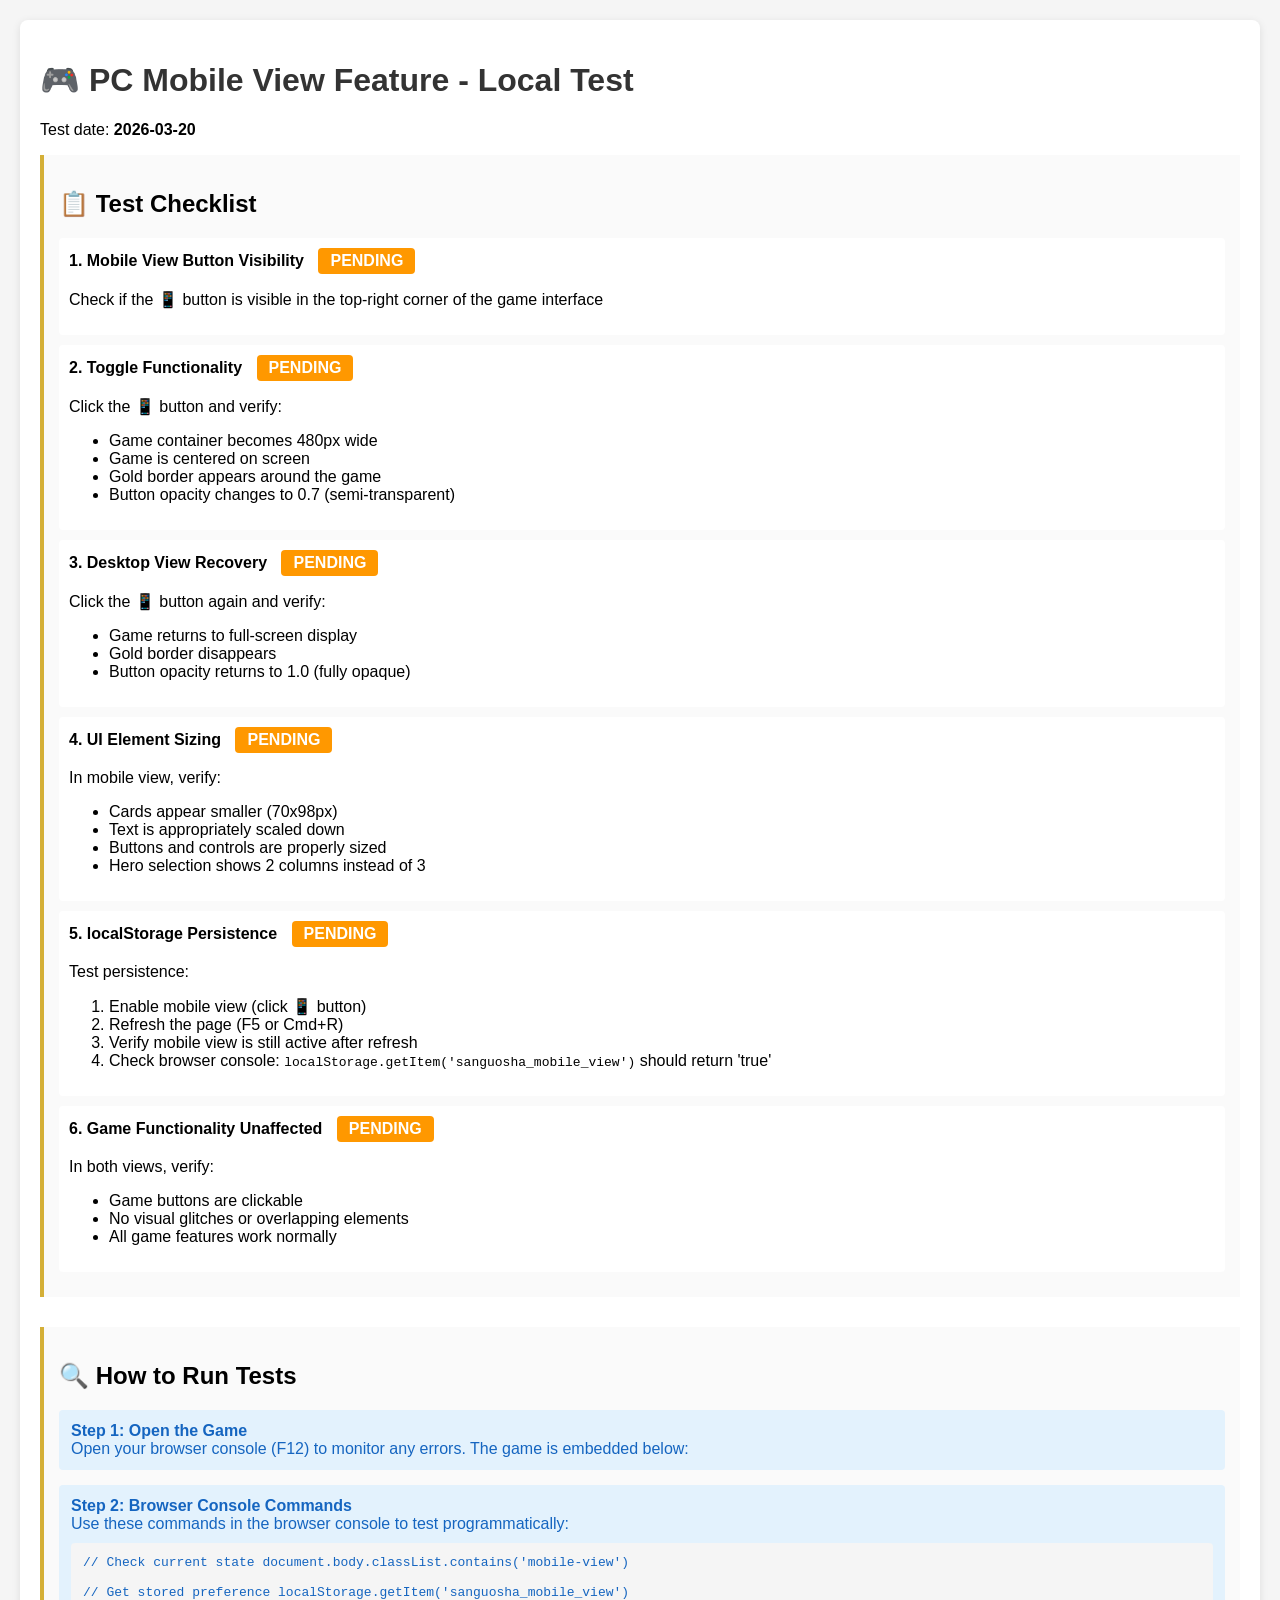
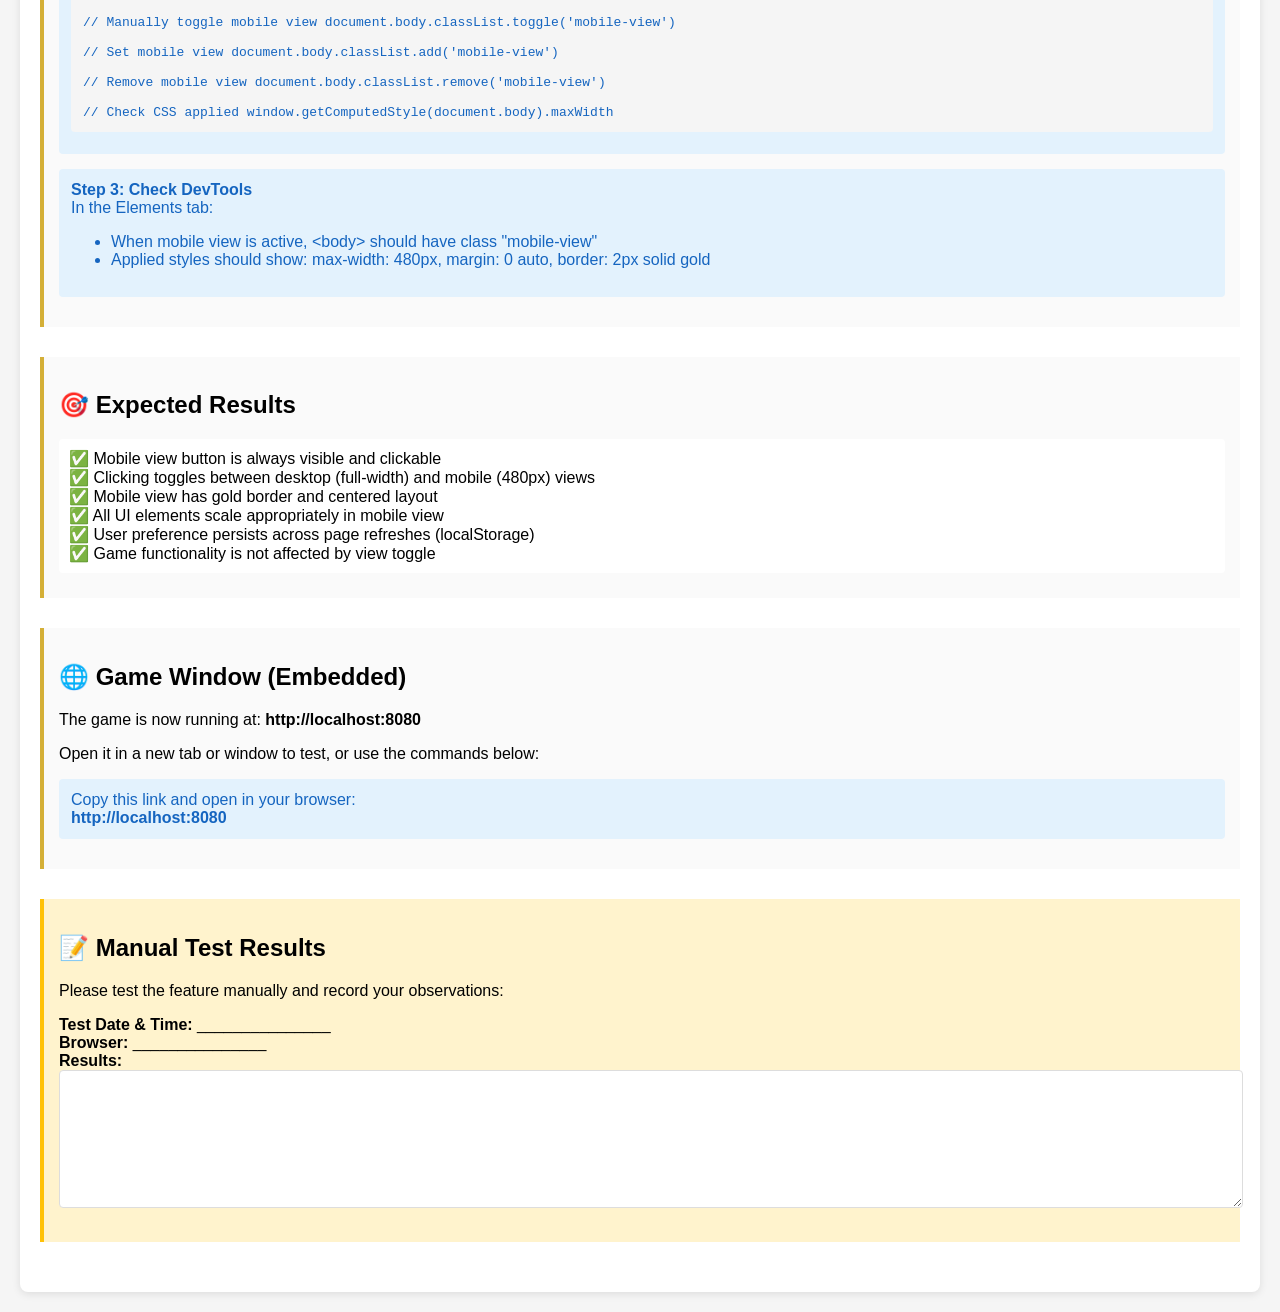
<file: test_mobile_view.html>
<!DOCTYPE html>
<html lang="zh-CN">
<head>
    <meta charset="UTF-8">
    <meta name="viewport" content="width=device-width, initial-scale=1.0">
    <title>PC Mobile View Test</title>
    <style>
        body {
            margin: 0;
            padding: 20px;
            font-family: Arial, sans-serif;
            background: #f5f5f5;
        }
        .test-container {
            max-width: 1200px;
            margin: 0 auto;
            background: white;
            padding: 20px;
            border-radius: 8px;
            box-shadow: 0 2px 8px rgba(0,0,0,0.1);
        }
        h1 {
            color: #333;
        }
        .test-section {
            margin-bottom: 30px;
            padding: 15px;
            border-left: 4px solid #d4af37;
            background: #fafafa;
        }
        .test-item {
            margin: 10px 0;
            padding: 10px;
            background: white;
            border-radius: 4px;
        }
        .status {
            display: inline-block;
            padding: 4px 12px;
            border-radius: 4px;
            font-weight: bold;
            margin-left: 10px;
        }
        .pass { background: #4caf50; color: white; }
        .fail { background: #f44336; color: white; }
        .pending { background: #ff9800; color: white; }
        .game-frame {
            width: 100%;
            height: 600px;
            border: 2px solid #ddd;
            border-radius: 8px;
            margin: 20px 0;
        }
        .instruction {
            background: #e3f2fd;
            padding: 12px;
            border-radius: 4px;
            margin: 15px 0;
            color: #1565c0;
        }
        .code-block {
            background: #f5f5f5;
            padding: 12px;
            border-radius: 4px;
            font-family: monospace;
            overflow-x: auto;
            margin: 10px 0;
        }
    </style>
</head>
<body>
    <div class="test-container">
        <h1>🎮 PC Mobile View Feature - Local Test</h1>
        <p>Test date: <strong>2026-03-20</strong></p>
        
        <div class="test-section">
            <h2>📋 Test Checklist</h2>
            
            <div class="test-item">
                <strong>1. Mobile View Button Visibility</strong>
                <span class="status pending">PENDING</span>
                <p>Check if the 📱 button is visible in the top-right corner of the game interface</p>
            </div>
            
            <div class="test-item">
                <strong>2. Toggle Functionality</strong>
                <span class="status pending">PENDING</span>
                <p>Click the 📱 button and verify:</p>
                <ul>
                    <li>Game container becomes 480px wide</li>
                    <li>Game is centered on screen</li>
                    <li>Gold border appears around the game</li>
                    <li>Button opacity changes to 0.7 (semi-transparent)</li>
                </ul>
            </div>
            
            <div class="test-item">
                <strong>3. Desktop View Recovery</strong>
                <span class="status pending">PENDING</span>
                <p>Click the 📱 button again and verify:</p>
                <ul>
                    <li>Game returns to full-screen display</li>
                    <li>Gold border disappears</li>
                    <li>Button opacity returns to 1.0 (fully opaque)</li>
                </ul>
            </div>
            
            <div class="test-item">
                <strong>4. UI Element Sizing</strong>
                <span class="status pending">PENDING</span>
                <p>In mobile view, verify:</p>
                <ul>
                    <li>Cards appear smaller (70x98px)</li>
                    <li>Text is appropriately scaled down</li>
                    <li>Buttons and controls are properly sized</li>
                    <li>Hero selection shows 2 columns instead of 3</li>
                </ul>
            </div>
            
            <div class="test-item">
                <strong>5. localStorage Persistence</strong>
                <span class="status pending">PENDING</span>
                <p>Test persistence:</p>
                <ol>
                    <li>Enable mobile view (click 📱 button)</li>
                    <li>Refresh the page (F5 or Cmd+R)</li>
                    <li>Verify mobile view is still active after refresh</li>
                    <li>Check browser console: <code>localStorage.getItem('sanguosha_mobile_view')</code> should return 'true'</li>
                </ol>
            </div>
            
            <div class="test-item">
                <strong>6. Game Functionality Unaffected</strong>
                <span class="status pending">PENDING</span>
                <p>In both views, verify:</p>
                <ul>
                    <li>Game buttons are clickable</li>
                    <li>No visual glitches or overlapping elements</li>
                    <li>All game features work normally</li>
                </ul>
            </div>
        </div>
        
        <div class="test-section">
            <h2>🔍 How to Run Tests</h2>
            
            <div class="instruction">
                <strong>Step 1: Open the Game</strong><br>
                Open your browser console (F12) to monitor any errors. The game is embedded below:
            </div>
            
            <div class="instruction">
                <strong>Step 2: Browser Console Commands</strong><br>
                Use these commands in the browser console to test programmatically:
                <div class="code-block">
// Check current state
document.body.classList.contains('mobile-view')<br>
<br>
// Get stored preference
localStorage.getItem('sanguosha_mobile_view')<br>
<br>
// Manually toggle mobile view
document.body.classList.toggle('mobile-view')<br>
<br>
// Set mobile view
document.body.classList.add('mobile-view')<br>
<br>
// Remove mobile view
document.body.classList.remove('mobile-view')<br>
<br>
// Check CSS applied
window.getComputedStyle(document.body).maxWidth
                </div>
            </div>
            
            <div class="instruction">
                <strong>Step 3: Check DevTools</strong><br>
                In the Elements tab:
                <ul>
                    <li>When mobile view is active, &lt;body&gt; should have class "mobile-view"</li>
                    <li>Applied styles should show: max-width: 480px, margin: 0 auto, border: 2px solid gold</li>
                </ul>
            </div>
        </div>
        
        <div class="test-section">
            <h2>🎯 Expected Results</h2>
            <div class="test-item">
                ✅ Mobile view button is always visible and clickable<br>
                ✅ Clicking toggles between desktop (full-width) and mobile (480px) views<br>
                ✅ Mobile view has gold border and centered layout<br>
                ✅ All UI elements scale appropriately in mobile view<br>
                ✅ User preference persists across page refreshes (localStorage)<br>
                ✅ Game functionality is not affected by view toggle<br>
            </div>
        </div>
        
        <div class="test-section">
            <h2>🌐 Game Window (Embedded)</h2>
            <p>The game is now running at: <strong>http://localhost:8080</strong></p>
            <p>Open it in a new tab or window to test, or use the commands below:</p>
            <div class="instruction">
                Copy this link and open in your browser:<br>
                <strong style="color: #1565c0; font-size: 16px;">http://localhost:8080</strong>
            </div>
        </div>
        
        <div class="test-section" style="background: #fff3cd; border-left-color: #ffc107;">
            <h2>📝 Manual Test Results</h2>
            <p>Please test the feature manually and record your observations:</p>
            <div style="margin: 15px 0;">
                <strong>Test Date & Time:</strong> _______________<br>
                <strong>Browser:</strong> _______________<br>
                <strong>Results:</strong>
                <textarea style="width: 100%; height: 120px; padding: 8px; border-radius: 4px; font-family: monospace; border: 1px solid #ddd;"></textarea>
            </div>
        </div>
    </div>
    
    <script>
        console.log('PC Mobile View Test Page Loaded');
        console.log('Game URL: http://localhost:8080');
    </script>
</body>
</html>
</file>
<file: style.css>
:root {
    --bg-color: #1a1a1a;
    --panel-bg: rgba(44, 62, 80, 0.9);
    --paper-color: #f3e5ab;
    --gold: #d4af37;
    --red: #c0392b;
    --blue: #2980b9;
    --green: #27ae60;
    --purple: #8e44ad;
    --text-color: #ecf0f1;
    --font-main: "Kaiti", "STKaiti", "KaiTi", "Georgia", serif;
}

* { box-sizing: border-box; user-select: none; -webkit-tap-highlight-color: transparent; }

body {
    font-family: var(--font-main);
    background: var(--bg-color);
    background-image: radial-gradient(circle at center, #2c3e50 0%, #000000 100%);
    color: var(--text-color);
    margin: 0;
    padding: 0;
    width: 100%;
    height: 100vh;
    display: flex;
    flex-direction: column;
    overflow: hidden;
}

/* PC 上默认显示 480px 手机视图（最小窗口宽度 600px） */
@media (min-width: 600px) {
    body {
        width: 480px;
        height: 100vh;
        position: fixed;
        left: 50%;
        top: 0;
        transform: translateX(-50%);
    }
}

/* --- 动画特效层 --- */
#fx-layer {
    position: fixed; top: 0; left: 0; width: 100%; height: 100%;
    pointer-events: none; z-index: 50;
}

/* PC 上限制特效层范围 */
@media (min-width: 600px) {
    #fx-layer {
        width: 480px;
        left: 50%;
        transform: translateX(-50%);
    }
}
.fx-text {
    position: absolute;
    font-size: 32px; font-weight: bold; white-space: nowrap;
    color: #fff; text-shadow: 0 0 5px #000, 0 0 10px var(--gold);
    opacity: 0; transform: translate(-50%, -50%);
    animation: zoomFade 1.2s ease-out forwards;
}
.fx-damage { color: var(--red); font-size: 40px; text-shadow: 2px 2px 0 #000; }
.fx-skill { color: var(--blue); font-size: 24px; background: rgba(0,0,0,0.8); padding: 4px 10px; border-radius: 4px; border: 1px solid var(--blue); }
.fx-heal { color: var(--green); font-size: 36px; text-shadow: 2px 2px 0 #000; }

@keyframes zoomFade {
    0% { transform: translate(-50%, -50%) scale(0.5); opacity: 0; }
    20% { transform: translate(-50%, -50%) scale(1.2); opacity: 1; }
    80% { transform: translate(-50%, -50%) scale(1); opacity: 1; }
    100% { transform: translate(-50%, -50%) scale(1.5); opacity: 0; }
}

/* --- 顶部栏 --- */
#top-bar {
    height: 40px; display: flex; justify-content: space-between; align-items: center;
    padding: 0 15px; background: rgba(0,0,0,0.6); border-bottom: 1px solid var(--gold);
    z-index: 10; flex-shrink: 0;
}
.game-title { font-size: 18px; font-weight: bold; color: var(--gold); letter-spacing: 2px; text-shadow: 0 0 5px #000; }
.top-btns { display: flex; gap: 10px; }
.icon-btn { 
    width: 32px; height: 32px; border-radius: 50%; font-size: 16px; 
    display: flex; justify-content: center; align-items: center; 
    background: #34495e; border: 1px solid var(--gold); color: var(--gold);
    cursor: pointer; transition: all 0.2s;
}
.icon-btn:hover { transform: scale(1.1); box-shadow: 0 0 10px var(--gold); }
.icon-btn:active { transform: scale(0.95); }

/* --- 战场区域 --- */
#enemy-zone {
    flex: 0 0 auto;
    max-height: 22vh;
    min-height: 100px;
    display: flex; justify-content: space-around; align-items: center;
    padding: 12px 6px; border-bottom: 2px solid #555;
    gap: 8px;
}

.enemy-card {
    width: 32%; height: 100%;
    min-height: 130px;
    background: linear-gradient(135deg, #34495e 0%, #2c3e50 100%);
    border: 2.5px solid #555;
    border-radius: 8px;
    display: flex; flex-direction: column; align-items: center;
    position: relative;
    transition: all 0.3s;
    box-shadow: 0 5px 15px rgba(0,0,0,0.6), inset 0 0 10px rgba(0,0,0,0.8);
    padding: 5px;
}
.enemy-card.active-turn { border-color: var(--gold); box-shadow: 0 0 20px var(--gold), 0 5px 20px rgba(241, 196, 15, 0.3); transform: scale(1.08); z-index: 2; }
.enemy-card.dead { opacity: 0.4; filter: grayscale(100%); border-style: dashed; }
.enemy-card.targetable { border-color: var(--red); box-shadow: 0 0 20px var(--red), 0 0 30px rgba(192, 57, 43, 0.4); animation: shake 0.4s infinite; }
.enemy-card.selected-chain { border-color: var(--purple); box-shadow: 0 0 20px var(--purple); }
.enemy-card.skill-target-available { border-color: #3498db; box-shadow: 0 0 25px #3498db, 0 0 40px rgba(52, 152, 219, 0.5); animation: skillTargetPulse 0.6s infinite; cursor: pointer; }
.enemy-card.lord-border { border: 3px solid #f1c40f; box-shadow: 0 0 20px #f1c40f; }
.enemy-card:active { transform: scale(0.96); }

.avatar-frame {
    width: 100%; height: 60%;
    display: flex; justify-content: center; align-items: center;
    font-size: 64px;
    background: linear-gradient(135deg, #3a5a7a 0%, #2c4a5a 100%);
    border-bottom: 2px solid #777;
    position: relative;
    filter: drop-shadow(0 3px 8px rgba(0,0,0,0.5));
    animation: avatarGlow 3s ease-in-out infinite;
}

.enemy-avatar-img {
    width: 100%; height: 60%;
    object-fit: cover;
    object-position: center;
    border-bottom: 2px solid #777;
    position: relative;
    filter: drop-shadow(0 3px 8px rgba(0,0,0,0.5));
    animation: avatarGlow 3s ease-in-out infinite;
}

@keyframes avatarGlow {
    0%, 100% { filter: drop-shadow(0 3px 8px rgba(0,0,0,0.5)) drop-shadow(0 0 8px rgba(212, 175, 55, 0.3)); }
    50% { filter: drop-shadow(0 3px 8px rgba(0,0,0,0.5)) drop-shadow(0 0 20px rgba(212, 175, 55, 0.6)); }
}
.role-badge {
    position: absolute; top: 5px; right: 5px;
    font-size: 11px; padding: 3px 7px;
    background: linear-gradient(135deg, #c0392b, #e74c3c);
    border: 2px solid var(--gold);
    color: #fff; border-radius: 4px;
    font-weight: bold;
    box-shadow: 0 2px 5px rgba(0,0,0,0.5);
}
.status-icons {
    position: absolute; bottom: 3px; left: 3px; display: flex; gap: 3px;
}
.status-icon { font-size: 14px; background: rgba(0,0,0,0.8); padding: 2px 4px; border-radius: 3px; }

.info-block {
    width: 100%; flex: 1;
    display: flex; flex-direction: column;
    justify-content: space-around; align-items: center;
    padding: 3px;
    gap: 2px;
}
.general-name {
    font-size: 15px; font-weight: bold;
    color: var(--paper-color);
    text-shadow: 2px 2px 3px black;
    letter-spacing: 1px;
    line-height: 1.2;
}

.enemy-skill {
    font-size: 11px; color: #3498db; font-weight: bold;
    text-shadow: 1px 1px 2px black;
    line-height: 1.2;
    white-space: nowrap;
    overflow: hidden;
    text-overflow: ellipsis;
}

.enemy-hand-count {
    font-size: 10px; color: #7f8c8d;
    line-height: 1.2;
}
    background: linear-gradient(135deg, var(--gold), #d4af37);
    color: #000; font-size: 11px; font-weight: bold;
    border-radius: 50%; text-align: center; line-height: 20px;
    box-shadow: 0 2px 5px rgba(0,0,0,0.5);
    margin-left: 5px;
}

/* --- 日志区域 --- */
#log-zone {
    flex: 1 1 auto;
    min-height: 90px;
    background: rgba(0, 0, 0, 0.4);
    overflow-y: auto; padding: 10px 12px;
    font-size: 14px; color: #bdc3c7;
    border-bottom: 2px solid #555;
    font-family: "Courier New", Courier, monospace;
    -webkit-overflow-scrolling: touch;
    display: flex;
    flex-direction: column;
}
.log-line { margin-bottom: 5px; line-height: 1.5; word-break: break-word; font-size: 13px; }
.log-turn { color: var(--gold); margin-top: 10px; border-top: 2px dashed #555; padding-top: 8px; font-weight: bold; font-size: 14px; }
.log-damage { color: var(--red); font-weight: bold; font-size: 13px; }
.log-skill { color: var(--blue); font-size: 13px; }
.log-system { color: #27ae60; font-style: italic; font-size: 13px; }
.log-heal { color: var(--green); font-weight: bold; font-size: 13px; }

/* --- 玩家区域 --- */
#player-zone {
    flex: 0 0 auto;
    min-height: 160px;
    display: flex; flex-direction: column;
    background: rgba(20, 20, 20, 0.95); padding: 6px;
    border-top: 3px solid var(--gold);
    position: relative;
    overflow-y: auto;
    -webkit-overflow-scrolling: touch;
}
}

#player-status {
    display: flex;
    flex-direction: row;
    justify-content: flex-start;
    align-items: center;
    gap: 8px;
    padding: 6px 10px;
    background: linear-gradient(135deg, rgba(44, 62, 80, 0.9), rgba(52, 73, 94, 0.9));
    border-bottom: 3px solid var(--gold);
    box-shadow: 0 5px 12px rgba(0,0,0,0.5), inset 0 1px 0 rgba(255,255,255,0.1);
    min-height: 45px;
    flex-wrap: wrap;
}
.my-info {
    display: flex;
    align-items: center;
    gap: 5px;
    font-size: 13px;
    flex: 0 0 auto;
    min-width: 0;
    flex-wrap: nowrap;
}
.my-info > span:first-child {
    font-size: 28px;
    filter: drop-shadow(0 2px 4px rgba(0,0,0,0.5));
    flex-shrink: 0;
}
.my-avatar-img {
    width: 28px;
    height: 28px;
    border-radius: 4px;
    object-fit: cover;
    box-shadow: 0 2px 4px rgba(0,0,0,0.5);
    flex-shrink: 0;
}

.avatar-container {
    position: relative;
    display: inline-block;
}

.lord-badge {
    position: absolute;
    top: -5px;
    right: -5px;
    font-size: 16px;
    background: radial-gradient(135deg, #f1c40f, #d68910);
    border: 2px solid #f39c12;
    border-radius: 50%;
    width: 24px;
    height: 24px;
    display: flex;
    align-items: center;
    justify-content: center;
    box-shadow: 0 2px 8px rgba(241, 196, 15, 0.6);
}

/* 敌方头像容器 - 用于放置头像和徽章 */
.enemy-avatar-container {
    width: 100%;
    height: 55%;
    display: flex;
    justify-content: center;
    align-items: center;
    background: linear-gradient(135deg, #3a5a7a 0%, #2c4a5a 100%);
    border-bottom: 2px solid #777;
    position: relative;
    filter: drop-shadow(0 3px 8px rgba(0,0,0,0.5));
    animation: avatarGlow 3s ease-in-out infinite;
}

/* 敌方主公徽章 */
.enemy-lord-badge {
    position: absolute;
    top: -8px;
    right: -8px;
    display: flex;
    align-items: center;
    justify-content: center;
    width: 26px;
    height: 26px;
    background: linear-gradient(135deg, #FFD700, #FFA500);
    border-radius: 50%;
    font-size: 16px;
    box-shadow: 0 2px 10px rgba(255, 215, 0, 0.7), inset 0 0 5px rgba(255, 255, 255, 0.3);
    border: 2px solid #FFD700;
}

.my-name {
    font-size: 14px; font-weight: bold;
    color: var(--gold); text-shadow: 1px 1px 2px black;
    letter-spacing: 1px;
    flex-shrink: 0;
}

.my-name-hp {
    display: flex;
    flex-direction: column;
    gap: 2px;
    flex-shrink: 0;
}

.my-name-hp .hp-bar {
    gap: 2px;
    max-width: 100px;
}

.my-skill-info {
    display: flex;
    gap: 4px;
    flex-shrink: 0;
    align-items: center;
}
#my-skill {
    font-size: 11px; color: #3498db;
    background: rgba(52, 152, 219, 0.2);
    padding: 2px 6px; border-radius: 3px;
    border-left: 2px solid #3498db;
    white-space: normal;
    word-break: break-word;
    max-width: 150px;
    flex-shrink: 0;
}
#my-skill-desc {
    font-size: 9px;
    color: #bdc3c7;
    white-space: normal;
    word-break: break-word;
    min-width: 100px;
    flex-shrink: 0;
    text-align: left;
    line-height: 1.2;
}
.my-role {
    font-size: 10px; padding: 2px 6px;
    border-radius: 3px; font-weight: bold;
    box-shadow: 0 2px 5px rgba(0,0,0,0.5);
    flex-shrink: 0;
}
.role-lord { background: linear-gradient(135deg, #f1c40f, #f39c12); color: #000; border: 1px solid #d68910; }
.role-loyal { background: linear-gradient(135deg, #e67e22, #d35400); color: #fff; border: 1px solid #ba4a00; }
.role-rebel { background: linear-gradient(135deg, #2ecc71, #27ae60); color: #fff; border: 1px solid #229954; }
.role-spy { background: linear-gradient(135deg, #9b59b6, #8e44ad); color: #fff; border: 1px solid #76448a; }

.hp-bar {
    display: flex; gap: 2px; flex-wrap: nowrap; max-width: 100px;
    flex-shrink: 0;
}
.hp-point {
    width: 12px; height: 12px; border-radius: 50%;
    background: radial-gradient(circle at 30% 30%, #2ecc71, #27ae60);
    border: 1.5px solid #fff; box-shadow: 0 0 4px rgba(46, 204, 113, 0.8);
    flex-shrink: 0;
}
.hp-lost { background: #444; border-color: #666; box-shadow: 0 0 3px rgba(0,0,0,0.8); }

/* 手牌 */
#hand-scroll-container {
    flex: 1; overflow-x: auto; white-space: nowrap;
    padding: 12px 8px; display: flex; align-items: center;
    -webkit-overflow-scrolling: touch;
    scroll-behavior: smooth;
    border-bottom: 2px solid #444;
}

.card {
    display: inline-flex; flex-direction: column; justify-content: center; align-items: center;
    width: 75px; height: 105px;
    background: linear-gradient(135deg, #f5f5dc 0%, #f3e5ab 100%);
    border-radius: 10px; margin-right: 10px; flex-shrink: 0;
    position: relative;
    box-shadow: 0 6px 15px rgba(0,0,0,0.6), inset 0 1px 0 rgba(255,255,255,0.3);
    transition: all 0.3s cubic-bezier(0.34, 1.56, 0.64, 1);
    color: #333; font-weight: bold; border: 2px solid #d7ccc8;
    cursor: pointer;
}
.card.selected {
    transform: translateY(-30px) scale(1.12) rotateZ(5deg);
    border: 3px solid var(--red);
    box-shadow: 0 0 30px var(--red), 0 10px 30px rgba(192, 57, 43, 0.5);
    filter: drop-shadow(0 0 8px rgba(192, 57, 43, 0.8));
}
.card:hover { transform: scale(1.08) translateY(-5px); box-shadow: 0 6px 20px rgba(0,0,0,0.4); }
.card:active { transform: scale(0.95); }

.card[data-type="杀"] { color: #8b0000; background: linear-gradient(135deg, #ffe6e6 0%, #ffcccc 100%); border-color: #8b0000; }
.card[data-type="闪"] { color: #154360; background: linear-gradient(135deg, #e6f2ff 0%, #cce6ff 100%); border-color: #154360; }
.card[data-type="桃"] { color: #d81b60; background: linear-gradient(135deg, #ffe6f0 0%, #ffccde 100%); border-color: #d81b60; }
.card[data-type="酒"] { color: #a04000; background: linear-gradient(135deg, #ffe6cc 0%, #ffcc99 100%); border-color: #a04000; }
.card[data-type="万箭"], .card[data-type="南蛮"] { color: #6c3483; background: linear-gradient(135deg, #f0e6ff 0%, #e6ccff 100%); border-color: #6c3483; }
.card[data-type="无中"], .card[data-type="五谷"] { color: #1e8449; background: linear-gradient(135deg, #e6ffe6 0%, #ccffcc 100%); border-color: #1e8449; }
.card[data-type="顺手"], .card[data-type="拆桥"] { color: #117864; background: linear-gradient(135deg, #e6fff9 0%, #ccfff0 100%); border-color: #117864; }
.card[data-type="决斗"] { color: #000; background: linear-gradient(135deg, #f0f0f0 0%, #e0e0e0 100%); border: 2px solid #000; }
.card[data-type="火攻"] { color: #e74c3c; background: linear-gradient(135deg, #ffe6e6 0%, #ffb3b3 100%); border-color: #e74c3c; }
.card[data-type="乐不"] { color: #2c3e50; background: linear-gradient(135deg, #e6e6e6 0%, #d9d9d9 100%); border: 2px solid #2980b9; }
.card[data-type="铁索"] { color: #555; background: linear-gradient(135deg, #e6e6e6 0%, #d0d0d0 100%); border-color: #555; }
.card[data-type="无懈"] { color: #3498db; background: linear-gradient(135deg, #e6f5ff 0%, #cce6ff 100%); border-color: #3498db; }

.card-icon { font-size: 32px; margin-bottom: 3px; filter: drop-shadow(0 2px 2px rgba(0,0,0,0.2)); }
.card-text { font-family: var(--font-main); font-size: 14px; font-weight: bold; text-shadow: 0 1px 1px rgba(255,255,255,0.5); }

/* 底部按钮 */
#controls { height: 50px; display: flex; gap: 10px; padding: 6px 10px; border-top: 2px solid #444; flex-shrink: 0; }
.btn-action {
    flex: 1; font-size: 15px; font-weight: bold; border-radius: 6px; color: white;
    border: 1px solid rgba(255,255,255,0.3); cursor: pointer; transition: all 0.2s;
    box-shadow: 0 3px 8px rgba(0,0,0,0.3);
}
.btn-action:disabled { opacity: 0.5; cursor: not-allowed; }
.btn-action:not(:disabled):hover { transform: translateY(-2px); box-shadow: 0 6px 15px rgba(0,0,0,0.4); }
.btn-action:not(:disabled):active { transform: translateY(0); }
#btn-confirm { background: linear-gradient(135deg, #d35400, #e67e22); }
#btn-end { background: linear-gradient(135deg, #27ae60, #2ecc71); }
#btn-cancel { background: linear-gradient(135deg, #7f8c8d, #95a5a6); }
#btn-skill { background: linear-gradient(135deg, #8e44ad, #9b59b6); }

/* --- 弹窗 --- */
.overlay {
    position: fixed; top: 0; left: 0; width: 100%; height: 100%;
    background: rgba(0,0,0,0.95); z-index: 100;
    display: none; flex-direction: column; justify-content: center; align-items: center;
}

/* 选将/选身份界面 */
.select-container { width: 98%; max-width: 100%; text-align: center; max-height: 85vh; display: flex; flex-direction: column; }
.select-title { font-size: 28px; color: var(--gold); margin-bottom: 20px; flex-shrink: 0; font-weight: bold; text-shadow: 0 2px 4px rgba(0,0,0,0.5); }

.role-options { display: grid; grid-template-columns: repeat(2, 1fr); justify-items: center; gap: 30px; flex: 1; padding: 20px; align-content: center; }

.hero-options {
    display: grid; grid-template-columns: repeat(3, 1fr); gap: 1px;
    overflow-y: auto;
    max-height: 80vh;
    padding: 0px; flex: 1;
}

.role-card {
    width: 120px; height: 160px; background: linear-gradient(135deg, #34495e 0%, #2c3e50 100%);
    border: 3px solid #7f8c8d;
    display: flex; flex-direction: column; justify-content: center; align-items: center;
    cursor: pointer; color: white; border-radius: 16px;
    transition: all 0.3s;
    box-shadow: 0 6px 15px rgba(0,0,0,0.6);
    padding: 12px;
    text-align: center;
}
.role-icon {
    font-size: 48px;
    margin-bottom: 6px;
    display: block;
}
.role-name {
    font-size: 18px;
    font-weight: bold;
    margin-bottom: 6px;
}
.role-desc {
    font-size: 11px;
    color: #bdc3c7;
    line-height: 1.3;
    word-break: break-word;
}
.role-card:hover {
    border-color: var(--gold); background: linear-gradient(135deg, #2c3e50 0%, #1a2a3a 100%);
    transform: scale(1.12); box-shadow: 0 0 25px var(--gold), 0 6px 20px rgba(0,0,0,0.8);
}
.role-card:active { transform: scale(0.96); }

.hero-option {
    height: 240px;
    width: 100%;
    box-sizing: border-box;
    background: #34495e; border: 2px solid #7f8c8d; border-radius: 8px;
    display: flex; flex-direction: column; align-items: center; justify-content: flex-start;
    cursor: pointer; transition: all 0.2s;
    padding: 8px;
    aspect-ratio: 9 / 16;
}
.hero-option:hover { transform: scale(1.08); border-color: var(--gold); box-shadow: 0 0 18px var(--gold); z-index: 10; }
.hero-option:active { transform: scale(0.96); }
.hero-avatar { font-size: 56px; margin-bottom: 3px; }
.hero-avatar-img { width: 80px; height: 80px; margin-bottom: 4px; border-radius: 4px; object-fit: cover; box-shadow: 0 2px 6px rgba(0,0,0,0.7); }
.hero-name { font-weight: bold; color: white; font-size: 14px; margin-top: 2px; }
.hero-skill { font-size: 11px; color: #bdc3c7; margin-top: 1px; }
.hero-skill-brief { font-size: 8px; color: #95a5a6; margin-top: 1px; line-height: 1.1; max-width: 95%; word-break: break-word; }
.hero-hp { font-size: 10px; color: #2ecc71; margin-top: 2px; font-weight: bold; }

/* 英雄选择界面血量条 */
.hero-hp-bar .hp-point {
    width: 10px;
    height: 10px;
}

/* 结算界面 */
#result-title { font-size: 28px; margin-bottom: 10px; font-family: var(--font-main); }
.win { color: var(--gold); text-shadow: 0 0 10px var(--gold); }
.lose { color: var(--red); text-shadow: 0 0 10px var(--red); }

.result-table {
    width: 90%; max-width: 400px; background: rgba(0,0,0,0.6);
    border: 1px solid var(--gold); border-radius: 5px; padding: 10px;
    margin-bottom: 20px; font-size: 12px;
}
.result-row { display: flex; justify-content: space-between; padding: 8px 0; border-bottom: 1px dashed #555; align-items: center; }
.result-row:last-child { border-bottom: none; }
.result-header { font-weight: bold; color: var(--gold); border-bottom: 2px solid var(--gold); }
.res-role { width: 12%; text-align: center; }
.res-name { width: 20%; text-align: left; padding-left: 5px; }
.res-stat { width: 20%; text-align: center; }
.res-stat-small { width: 11%; text-align: center; font-size: 11px; }

/* 再战江湖按钮 */
.btn-restart {
    padding: 12px 40px; font-size: 20px; font-weight: bold; color: #fff;
    background: linear-gradient(45deg, #c0392b, #d35400);
    border: 2px solid #f1c40f; border-radius: 30px;
    cursor: pointer; box-shadow: 0 0 20px rgba(241, 196, 15, 0.5);
    transition: all 0.3s; animation: pulse 2s infinite;
    text-shadow: 1px 1px 2px black;
}
.btn-restart:hover { transform: scale(1.1); box-shadow: 0 0 30px rgba(241, 196, 15, 0.8); background: linear-gradient(45deg, #e74c3c, #e67e22); }
@keyframes pulse { 0% { box-shadow: 0 0 10px rgba(241, 196, 15, 0.3); } 50% { box-shadow: 0 0 25px rgba(241, 196, 15, 0.7); } 100% { box-shadow: 0 0 10px rgba(241, 196, 15, 0.3); } }
@keyframes skillTargetPulse { 0% { box-shadow: 0 0 15px #3498db, 0 0 30px rgba(52, 152, 219, 0.3); } 50% { box-shadow: 0 0 25px #3498db, 0 0 50px rgba(52, 152, 219, 0.6); } 100% { box-shadow: 0 0 15px #3498db, 0 0 30px rgba(52, 152, 219, 0.3); } }

/* 欢迎页 */
.welcome-actions {
    display: flex;
    gap: 15px;
    justify-content: center;
    width: 100%;
    margin-bottom: 10px;
}

.welcome-action-btn {
    flex: 1;
    max-width: 200px;
    padding: 12px 20px;
    background: rgba(52, 152, 219, 0.15);
    border: 2px solid rgba(52, 152, 219, 0.6);
    border-radius: 10px;
    color: #3498db;
    font-size: 14px;
    font-weight: 600;
    cursor: pointer;
    transition: all 0.3s;
    display: flex;
    align-items: center;
    justify-content: center;
    gap: 8px;
    font-family: var(--font-main);
}

.welcome-action-btn:hover {
    background: rgba(52, 152, 219, 0.3);
    border-color: #3498db;
    transform: translateY(-2px);
    box-shadow: 0 4px 12px rgba(52, 152, 219, 0.4);
}

.welcome-action-btn:active {
    transform: scale(0.98);
}

.action-icon {
    font-size: 20px;
}

.action-text {
    font-size: 13px;
    font-weight: 600;
}

.welcome-container {
    text-align: center;
    background: linear-gradient(135deg, rgba(0, 0, 0, 0.9) 0%, rgba(44, 62, 80, 0.8) 100%);
    border: 3px solid var(--gold);
    border-radius: 20px;
    padding: 30px 20px;
    max-width: 420px;
    width: 85%;
    box-shadow: 0 0 50px rgba(212, 175, 55, 0.5), inset 0 0 30px rgba(212, 175, 55, 0.1);
    display: flex;
    flex-direction: column;
    gap: 15px;
    max-height: 85vh;
    overflow-y: auto;
}

.welcome-logo {
    font-size: 100px;
    margin-bottom: 5px;
    animation: logoFloat 3s ease-in-out infinite;
    filter: drop-shadow(0 0 10px rgba(212, 175, 55, 0.6));
}

@keyframes logoFloat {
    0%, 100% { transform: translateY(0); }
    50% { transform: translateY(-15px); }
}

.welcome-title {
    font-size: 36px;
    font-weight: bold;
    color: var(--gold);
    text-shadow: 3px 3px 0 #000, 0 0 15px var(--gold);
    margin: 0;
    letter-spacing: 4px;
}

.welcome-subtitle {
    font-size: 14px;
    color: #e67e22;
    margin: 0;
    letter-spacing: 2px;
    font-weight: 500;
    text-shadow: 2px 2px 0 #000;
}

.welcome-intro {
    margin: 10px 0;
    text-align: center;
    display: flex;
    flex-direction: column;
    gap: 14px;
}

.intro-item {
    display: flex;
    align-items: center;
    justify-content: center;
    padding: 14px 20px;
    background: rgba(255, 255, 255, 0.08);
    border-radius: 10px;
    border: 1px solid rgba(212, 175, 55, 0.3);
    transition: all 0.3s;
    gap: 12px;
}

.intro-item:hover {
    background: rgba(255, 255, 255, 0.12);
    border-color: rgba(212, 175, 55, 0.6);
    transform: scale(1.02);
}

.intro-icon {
    font-size: 28px;
    flex-shrink: 0;
    min-width: 28px;
}

.intro-text {
    font-size: 15px;
    color: #ecf0f1;
    line-height: 1.4;
    font-weight: 500;
}

.btn-start {
    padding: 16px 70px;
    font-size: 26px;
    font-weight: bold;
    color: #fff;
    background: linear-gradient(135deg, #c0392b 0%, #e74c3c 50%, #d35400 100%);
    border: 3px solid var(--gold);
    border-radius: 50px;
    cursor: pointer;
    box-shadow: 0 0 25px rgba(241, 196, 15, 0.6), 0 5px 15px rgba(0, 0, 0, 0.5);
    transition: all 0.3s;
    margin-top: 10px;
    text-shadow: 2px 2px 4px black;
    animation: btnPulse 2s infinite;
    font-family: var(--font-main);
}

@keyframes btnPulse {
    0%, 100% { box-shadow: 0 0 20px rgba(241, 196, 15, 0.5), 0 5px 15px rgba(0, 0, 0, 0.5); transform: scale(1); }
    50% { box-shadow: 0 0 35px rgba(241, 196, 15, 0.8), 0 5px 15px rgba(0, 0, 0, 0.5); transform: scale(1.03); }
}

.btn-start:hover {
    transform: scale(1.08);
    box-shadow: 0 0 45px rgba(241, 196, 15, 1), 0 8px 20px rgba(0, 0, 0, 0.6);
    background: linear-gradient(135deg, #e74c3c 0%, #d35400 50%, #e67e22 100%);
}

.btn-start:active {
    transform: scale(0.96);
}

.welcome-footer {
    margin-top: 5px;
    font-size: 13px;
    color: #95a5a6;
    letter-spacing: 1px;
    font-weight: 500;
}

/* 开始战斗覆盖层 */
.start-battle-container {
    display: flex;
    flex-direction: column;
    align-items: center;
    justify-content: center;
    gap: 20px;
    padding: 30px;
}

.start-battle-title {
    font-size: 28px;
    color: var(--gold);
    font-weight: bold;
    text-shadow: 2px 2px 4px black;
}

.start-battle-loading {
    display: flex;
    flex-direction: column;
    align-items: center;
    gap: 15px;
}

.loading-spinner {
    width: 50px;
    height: 50px;
    border: 4px solid rgba(212, 175, 55, 0.3);
    border-top: 4px solid var(--gold);
    border-radius: 50%;
    animation: spin 1s linear infinite;
}

@keyframes spin {
    0% { transform: rotate(0deg); }
    100% { transform: rotate(360deg); }
}

.loading-text {
    font-size: 18px;
    color: #ecf0f1;
    animation: pulse 1.5s ease-in-out infinite;
}

@keyframes pulse {
    0%, 100% { opacity: 1; }
    50% { opacity: 0.5; }
}

.btn-start-battle {
    padding: 15px 50px;
    font-size: 22px;
    font-weight: bold;
    color: #fff;
    background: linear-gradient(135deg, #27ae60 0%, #2ecc71 50%, #1abc9c 100%);
    border: 3px solid var(--gold);
    border-radius: 40px;
    cursor: pointer;
    box-shadow: 0 0 20px rgba(46, 204, 113, 0.5), 0 5px 15px rgba(0, 0, 0, 0.5);
    transition: all 0.3s;
    font-family: var(--font-main);
    text-shadow: 2px 2px 4px black;
}

.btn-start-battle:hover {
    transform: scale(1.08);
    box-shadow: 0 0 35px rgba(46, 204, 113, 0.8), 0 8px 20px rgba(0, 0, 0, 0.6);
}

.btn-start-battle:active {
    transform: scale(0.96);
}

.btn-start-battle:disabled {
    opacity: 0.5;
    cursor: not-allowed;
    transform: none;
}

/* 帮助界面优化 */
.help-content {
    background: var(--paper-color); color: #333; padding: 20px;
    border-radius: 5px; width: 90%; height: 85%; overflow-y: auto;
    font-size: 14px; line-height: 1.6;
}
.help-section { margin-bottom: 20px; border-bottom: 1px solid #ccc; padding-bottom: 10px; }
.help-item {
    display: flex; align-items: flex-start;
    margin-bottom: 10px;
    word-break: break-word;
}
.help-icon {
    width: 30px; font-size: 20px; text-align: center; margin-right: 10px; flex-shrink: 0;
    padding-top: 2px;
}
.help-text { flex: 1; word-break: break-word; }

/* 统计面板 */
.stats-panel {
    position: fixed; top: 50px; right: 10px;
    background: rgba(0,0,0,0.8); border: 1px solid var(--gold);
    border-radius: 8px; padding: 10px; z-index: 20;
    display: none; min-width: 150px;
}
.stats-panel.show { display: block; }
.stats-title { color: var(--gold); font-size: 14px; margin-bottom: 8px; border-bottom: 1px solid var(--gold); padding-bottom: 4px; }
.stats-item { display: flex; justify-content: space-between; font-size: 12px; margin-bottom: 4px; }
.stats-value { color: var(--gold); font-weight: bold; }

/* 游戏菜单 */
.game-menu {
    position: fixed; top: 50%; left: 50%; transform: translate(-50%, -50%);
    background: rgba(0,0,0,0.95); border: 2px solid var(--gold);
    border-radius: 10px; padding: 20px; z-index: 200;
    display: none; flex-direction: column; gap: 10px; min-width: 200px;
}
.game-menu.show { display: flex; }
.menu-btn {
    padding: 10px 20px; background: #34495e; border: 1px solid var(--gold);
    color: white; border-radius: 5px; cursor: pointer; transition: all 0.2s;
}
.menu-btn:hover { background: #2c3e50; transform: scale(1.02); }

/* 技能提示 */
.skill-toast {
    position: fixed;
    top: 50%;
    left: 50%;
    transform: translate(-50%, -50%);
    background: linear-gradient(135deg, rgba(46, 204, 113, 0.95), rgba(39, 174, 96, 0.95));
    border: 3px solid var(--gold);
    color: #fff;
    padding: 20px 40px;
    border-radius: 12px;
    font-size: 20px;
    font-weight: bold;
    text-shadow: 2px 2px 4px rgba(0,0,0,0.6);
    z-index: 200;
    text-align: center;
    box-shadow: 0 0 30px rgba(46, 204, 113, 0.6), 0 10px 30px rgba(0,0,0,0.5);
    animation: toastFadeInOut 2s ease-in-out forwards;
}

@keyframes toastFadeInOut {
    0% {
        opacity: 0;
        transform: translate(-50%, -50%) scale(0.8);
    }
    10% {
        opacity: 1;
        transform: translate(-50%, -50%) scale(1);
    }
    90% {
        opacity: 1;
        transform: translate(-50%, -50%) scale(1);
    }
    100% {
        opacity: 0;
        transform: translate(-50%, -50%) scale(0.9);
    }
}

/* 技能按钮 */
.skill-btn {
    position: relative;
    top: auto;
    left: auto;
    transform: none;
    padding: 12px 20px;
    background: linear-gradient(135deg, #8e44ad, #9b59b6);
    border: 2px solid var(--gold);
    color: white;
    border-radius: 8px;
    font-size: 14px;
    font-weight: bold;
    cursor: pointer;
    animation: skillPulse 1.5s infinite;
    display: block;
    transition: all 0.3s;
    box-shadow: 0 4px 12px rgba(142, 68, 173, 0.4);
    text-shadow: 1px 1px 2px rgba(0,0,0,0.5);
    min-width: 100px;
}
.skill-btn.show {
    display: block;
}
.skill-btn:hover:not(:disabled) {
    transform: scale(1.05);
    box-shadow: 0 6px 20px rgba(142, 68, 173, 0.6);
}
.skill-btn:active:not(:disabled) {
    transform: scale(0.98);
}
.skill-btn:disabled {
    opacity: 0.5;
    cursor: not-allowed;
}
@keyframes skillPulse {
    0%, 100% { box-shadow: 0 0 5px var(--purple); }
    50% { box-shadow: 0 0 20px var(--purple); }
}

/* 触摸优化 - 手机响应式布局 */
@media (hover: none) and (pointer: coarse) {
    #top-bar { height: 40px; flex-shrink: 0; }

    #enemy-zone {
        flex: 0 0 auto;
        min-height: 100px;
        max-height: 22vh;
    }

    #log-zone {
        flex: 1 1 auto;
        min-height: 80px;
        overflow-y: auto;
        font-size: 14px;
        padding: 6px 8px;
    }

    .log-line {
        margin-bottom: 4px;
        line-height: 1.4;
    }

    #player-zone {
        flex: 0 0 auto;
        min-height: 150px;
        overflow-y: auto;
    }

    .card { width: 65px; height: 90px; }
    .card-icon { font-size: 24px; }
    .card-text { font-size: 13px; }
    .enemy-card { width: 32%; min-height: 110px; }
    .avatar-frame { font-size: 32px; }
    .general-name { font-size: 11px; }
    .enemy-skill { font-size: 8px; }
    .enemy-hand-count { font-size: 8px; }
    .hp-bar { gap: 2px; max-width: 100px; flex-wrap: wrap; }
    .hp-point { width: 10px; height: 10px; border-width: 1px; }

    #player-status { min-height: 38px; padding: 4px 8px; flex-direction: row; }
    .my-info { gap: 5px; font-size: 11px; }
    .my-info > span:first-child { font-size: 20px; }
    .my-name { font-size: 11px; }
    #my-skill { font-size: 9px; max-width: 100px; padding: 1px 4px; white-space: normal; word-break: break-word; }
    #my-skill-desc { font-size: 8px; min-width: 70px; white-space: normal; word-break: break-word; }
    .my-role { font-size: 8px; padding: 2px 4px; }

    #hand-scroll-container { flex: 1 1 auto; overflow-y: auto; }
    #controls { flex-shrink: 0; height: 45px; }

    .hero-options {
        grid-template-columns: repeat(3, 1fr);
        gap: 1px;
        max-height: 60vh;
    }

    .hero-option {
        height: 220px;
        padding: 3px;
        aspect-ratio: 9 / 16;
    }

    .hero-avatar { font-size: 44px; margin-bottom: 2px; }
    .hero-avatar-img { width: 70px; height: 70px; margin-bottom: 3px; border-radius: 3px; object-fit: cover; }
    .hero-name { font-size: 12px; word-break: break-word; line-height: 1.2; }
    .hero-skill { font-size: 9px; word-break: break-word; line-height: 1.2; }
    .hero-skill-brief { font-size: 7px; }

    .hero-hp { font-size: 9px; }
}

/* 动画 */
@keyframes shake { 0% { transform: rotate(0deg); } 25% { transform: rotate(2deg); } 75% { transform: rotate(-2deg); } 100% { transform: rotate(0deg); } }
@keyframes slideIn { from { transform: translateY(-20px); opacity: 0; } to { transform: translateY(0); opacity: 1; } }
@keyframes fadeIn { from { opacity: 0; } to { opacity: 1; } }

.slide-in { animation: slideIn 0.3s ease-out; }
.fade-in { animation: fadeIn 0.3s ease-out; }

/* 卡牌动画 */
.card-draw { animation: cardDraw 0.5s ease-out; }
@keyframes cardDraw { 
    0% { transform: translateY(-100px) scale(0.5); opacity: 0; }
    50% { transform: translateY(-20px) scale(1.1); }
    100% { transform: translateY(0) scale(1); opacity: 1; }
}

/* 伤害动画 */
.damage-flash { animation: damageFlash 0.3s ease-out; }
@keyframes damageFlash { 
    0%, 100% { filter: brightness(1); }
    50% { filter: brightness(2) sepia(1) hue-rotate(-50deg) saturate(5); }
}

/* 治疗动画 */
.heal-glow { animation: healGlow 0.5s ease-out; }
@keyframes healGlow {
    0%, 100% { box-shadow: 0 0 0 transparent; }
    50% { box-shadow: 0 0 30px var(--green); }
}

/* 欢迎页在小屏幕上的响应式设计 */
@media (max-width: 768px) {
    .welcome-actions {
        gap: 10px;
        margin-bottom: 15px;
    }

    .welcome-action-btn {
        max-width: 150px;
        padding: 10px 15px;
        font-size: 12px;
    }

    .action-icon {
        font-size: 18px;
    }

    .action-text {
        font-size: 12px;
    }

    .welcome-container {
        padding: 30px 25px;
        max-width: 90%;
        gap: 15px;
    }

    .welcome-logo {
        font-size: 70px;
    }

    .welcome-title {
        font-size: 36px;
    }

    .welcome-subtitle {
        font-size: 16px;
    }

    .intro-item {
        font-size: 12px;
    }

    .intro-icon {
        font-size: 16px;
    }

    .btn-start {
        padding: 12px 40px;
        font-size: 18px;
    }

    .welcome-footer {
        font-size: 12px;
    }
}

/* PC 上的手机视图模式 - 现在是默认样式 */

#top-bar { height: 40px; flex-shrink: 0; }

#enemy-zone {
    flex: 0 0 auto;
    min-height: 100px;
    max-height: 22vh;
}

#log-zone {
    flex: 1 1 auto;
    min-height: 85px;
    overflow-y: auto;
    font-size: 13px;
    padding: 8px 10px;
}

#player-zone {
    flex: 0 0 auto;
    min-height: 160px;
    overflow-y: auto;
}

/* PC 上的手机视图优化样式 - 只在 min-width: 600px 时应用 */
@media (min-width: 600px) {
    .card { width: 70px; height: 98px; }
    .card-icon { font-size: 26px; }
    .card-text { font-size: 14px; }
    .enemy-card { width: 32%; min-height: 120px; }
    .avatar-frame { font-size: 36px; }
    .general-name { font-size: 12px; }
    .enemy-skill { font-size: 9px; }
    .enemy-hand-count { font-size: 9px; }
    .hp-bar { gap: 2px; max-width: 100px; flex-wrap: wrap; }
    .hp-point { width: 10px; height: 10px; border-width: 1px; }

    #player-status { min-height: 40px; padding: 5px 8px; flex-direction: row; }
    .my-info { gap: 6px; font-size: 11px; }
    .my-info > span:first-child { font-size: 22px; }
    .my-name { font-size: 12px; }
    #my-skill { font-size: 10px; max-width: 120px; white-space: normal; word-break: break-word; }
    #my-skill-desc { font-size: 9px; min-width: 100px; white-space: normal; word-break: break-word; }
    .my-role { font-size: 9px; padding: 2px 5px; }

    #hand-scroll-container { flex: 1 1 auto; overflow-y: auto; }
    #controls { flex-shrink: 0; }

    .hero-options {
        grid-template-columns: repeat(3, 1fr);
        gap: 1px;
        max-height: 60vh;
    }

    .hero-option {
        aspect-ratio: 9 / 16;
        height: 200px;
        padding: 2px;
    }

    .hero-avatar {
        font-size: 40px;
        margin-bottom: 2px;
    }

    .hero-name {
        font-size: 13px;
        word-break: break-word;
        line-height: 1.2;
    }

    .hero-skill {
        font-size: 10px;
        color: #a8b3ba;
        margin-top: 1px;
        word-break: break-word;
        line-height: 1.2;
    }
}

.hero-hp {
    font-size: 9px;
    margin-top: 1px;
}

#game-log {
    font-size: 15px;
}

.log-entry {
    padding: 4px 6px;
    line-height: 1.4;
}

.btn-normal,
.btn-cancel,
#btn-skill,
.btn-confirm {
    padding: 8px 16px;
    font-size: 14px;
}

.result-table {
    font-size: 11px;
    width: 98%;
    max-width: none;
}

.result-row {
    padding: 6px 0;
}

.res-name {
    width: 20%;
    text-align: left;
    padding-left: 5px;
}

.welcome-actions {
    gap: 10px;
    margin-bottom: 15px;
}

.welcome-action-btn {
    max-width: 150px;
    padding: 10px 15px;
    font-size: 12px;
}

.action-icon {
    font-size: 18px;
}

.action-text {
    font-size: 12px;
}

.welcome-container {
    padding: 30px 25px;
    max-width: 90%;
    gap: 15px;
}

.welcome-logo {
    font-size: 70px;
}

.welcome-title {
    font-size: 36px;
}

.welcome-subtitle {
    font-size: 16px;
}

.intro-item {
    font-size: 12px;
}

.intro-icon {
    font-size: 16px;
}

.btn-start {
    padding: 12px 40px;
    font-size: 18px;
}

.welcome-footer {
    font-size: 12px;
}

/* 手机屏幕响应式设计 (768px以下) */
@media (max-width: 768px) {
    /* 英雄选择优化 - 3列布局 */
    .hero-options {
        grid-template-columns: repeat(3, 1fr);
        gap: 1px;
        max-height: 60vh;
    }

    .hero-option {
        aspect-ratio: 9 / 16;
        height: 190px;
        padding: 2px;
    }

    .hero-avatar {
        font-size: 36px;
        margin-bottom: 1px;
    }

    .hero-name {
        font-size: 12px;
        word-break: break-word;
        line-height: 1.2;
    }

    .hero-skill {
        font-size: 9px;
        color: #a8b3ba;
        margin-top: 1px;
        word-break: break-word;
        line-height: 1.2;
    }

    .hero-hp {
        font-size: 7px;
        margin-top: 1px;
    }

    /* 日志文本缩小 */
    #game-log {
        font-size: 14px;
    }

    /* 敌方卡片优化 */
    .enemy-card { width: 32%; min-height: 115px; }
    .avatar-frame { font-size: 32px; }

    .log-entry {
        padding: 3px 5px;
        line-height: 1.3;
    }

    /* 按钮优化 */
    .btn-normal, .btn-cancel, #btn-skill, .btn-confirm {
        padding: 8px 16px;
        font-size: 14px;
    }

    /* 结算表格优化 */
    .result-table {
        font-size: 11px;
        width: 98%;
        max-width: none;
    }

    .result-row {
        padding: 6px 0;
    }

    .res-name {
        width: 25%;
        font-size: 11px;
    }

    /* 技能说明提示优化 */
    .skill-toast {
        font-size: 12px;
        padding: 8px 12px;
        max-width: 90%;
    }
}

/* 超小屏幕 (480px以下) 欢迎页优化 */
@media (max-width: 480px) {
    .welcome-actions {
        gap: 8px;
        flex-wrap: wrap;
    }

    .welcome-action-btn {
        max-width: 100%;
        flex: 0 1 48%;
        padding: 10px 12px;
        font-size: 11px;
    }

    .action-icon {
        font-size: 16px;
    }

    .welcome-container {
        padding: 20px 15px;
    }

    .welcome-logo {
        font-size: 60px;
        margin-bottom: 0;
    }

    .welcome-title {
        font-size: 28px;
    }

    .welcome-subtitle {
        font-size: 14px;
    }

    .intro-text {
        font-size: 11px;
    }

    .btn-start {
        padding: 10px 30px;
        font-size: 16px;
    }
}

/* 小屏幕优化 (480px以下) - 保持3列布局 */
@media (max-width: 480px) {
    .hero-options {
        grid-template-columns: repeat(3, 1fr);
        gap: 1px;
        max-height: 55vh;
    }

    .hero-option {
        aspect-ratio: 9 / 16;
        height: 180px;
        padding: 1px;
    }

    .hero-avatar {
        font-size: 36px;
        margin-bottom: 2px;
    }

    .hero-name {
        font-size: 12px;
        word-break: break-word;
        line-height: 1.2;
    }

    .hero-skill {
        font-size: 9px;
        margin-top: 1px;
        word-break: break-word;
        line-height: 1.2;
    }

    .btn-normal, .btn-cancel, #btn-skill, .btn-confirm {
        padding: 6px 12px;
        font-size: 12px;
    }

    .result-table {
        font-size: 10px;
    }

    .res-name {
        width: 30%;
    }
}

/* 桌面端大屏幕优化 (宽度 > 1024px, 高度 > 768px) */
@media (min-width: 1024px) and (min-height: 768px) {
    body {
        justify-content: center;
        align-items: center;
        padding: 20px;
    }

    /* 限制游戏区域最大宽度 */
    #top-bar {
        max-width: 1400px;
        width: 100%;
        margin: 0 auto;
        border-radius: 8px 8px 0 0;
    }

    #enemy-zone {
        max-width: 1400px;
        width: 100%;
        margin: 0 auto;
    }

    #log-zone {
        max-width: 1400px;
        width: 100%;
        margin: 0 auto;
        /* 限制日志区域高度，不要占满整个屏幕 */
        flex: 0 1 auto;
        max-height: 300px;
    }

    #player-zone {
        max-width: 1400px;
        width: 100%;
        margin: 0 auto;
        min-height: 280px;
        border-radius: 0 0 8px 8px;
        box-shadow: 0 8px 32px rgba(0, 0, 0, 0.6);
    }

    /* 游戏界面加上圆角效果 */
    #fx-layer {
        border-radius: 8px;
    }

    /* 卡牌尺寸适当增大 */
    .card {
        width: 80px;
        height: 112px;
    }

    .card-icon {
        font-size: 32px;
    }

    .card-text {
        font-size: 12px;
    }

    /* 敌方卡片适当增大 */
    .enemy-card {
        width: 32%;
        min-height: 155px;
    }

    .avatar-frame {
        font-size: 64px;
    }

    .general-name {
        font-size: 14px;
    }

    .enemy-skill {
        font-size: 11px;
    }

    /* 按钮尺寸 */
    .btn-action {
        padding: 10px 24px;
        font-size: 16px;
    }

    #btn-confirm, #btn-cancel {
        flex: 1;
        max-width: 200px;
    }

    /* 欢迎页也应用宽度限制 */
    .welcome-container {
        max-width: 600px;
    }
}
</file>
